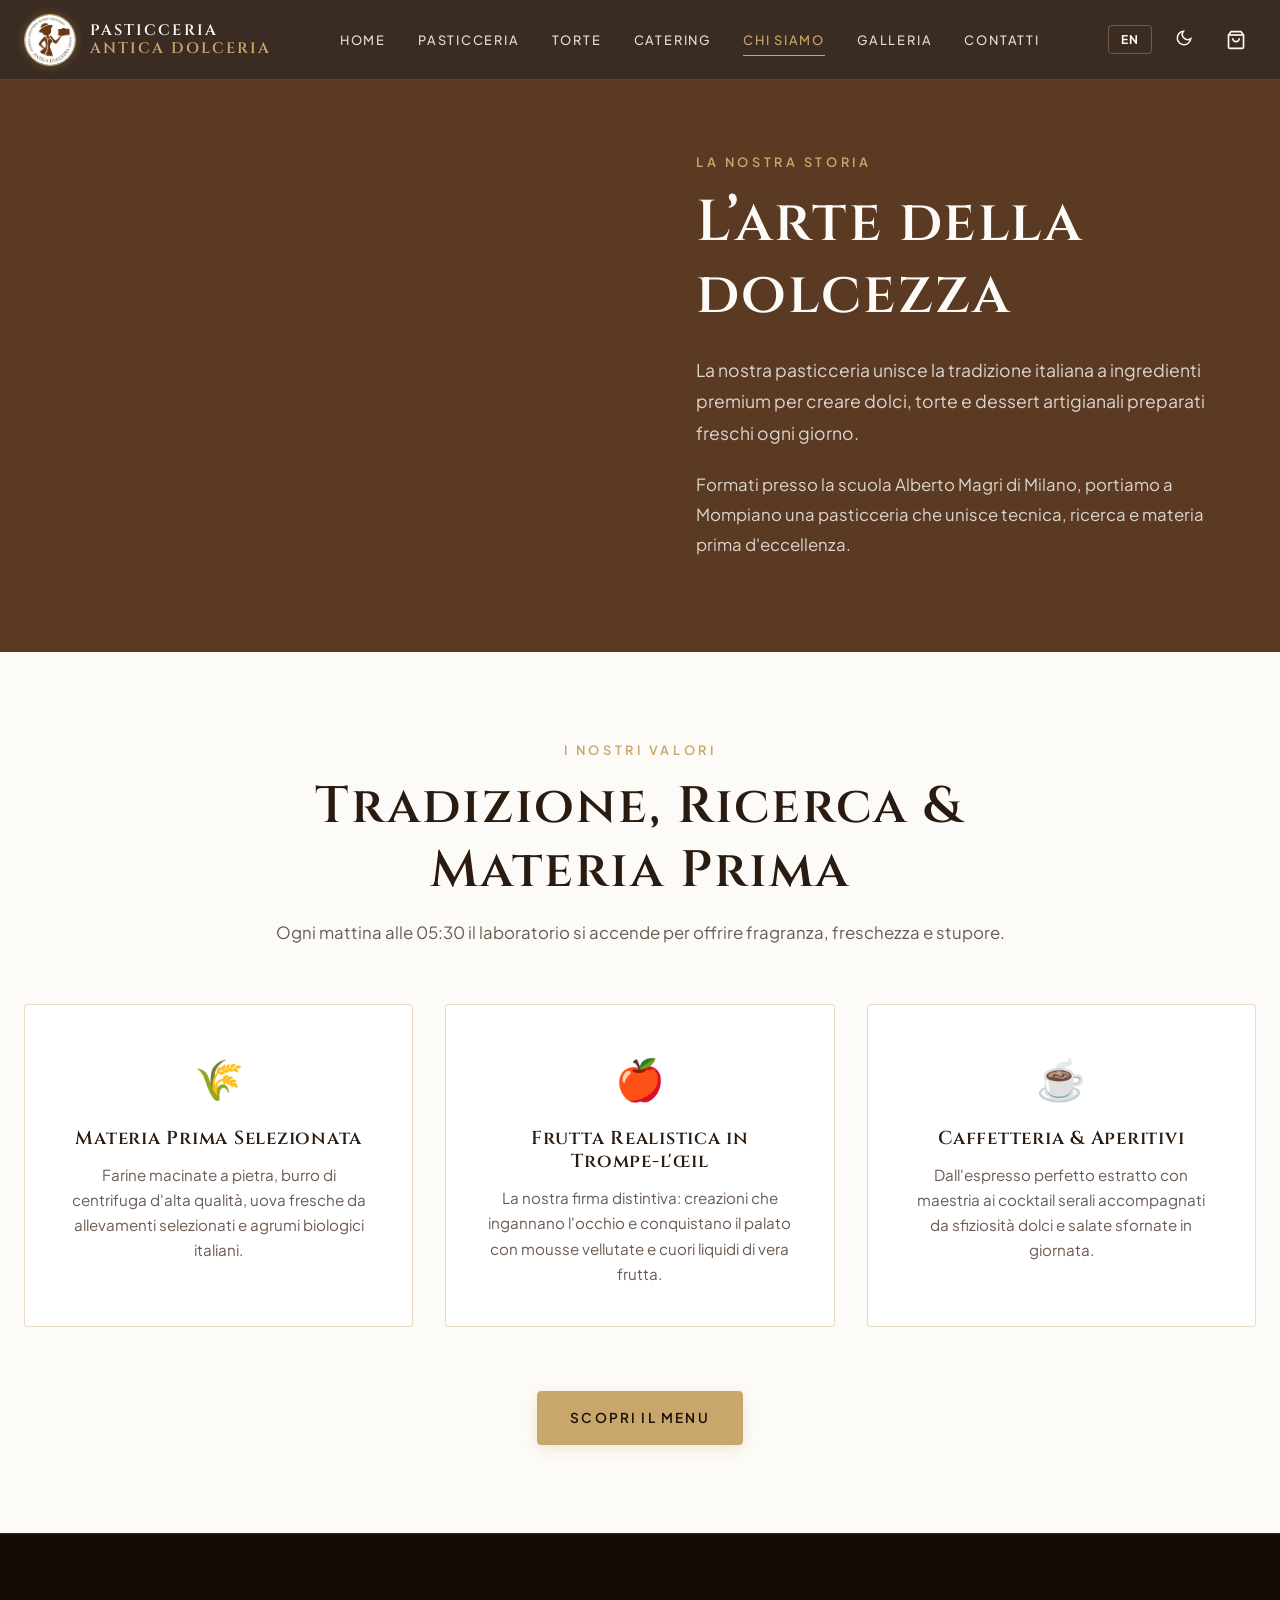
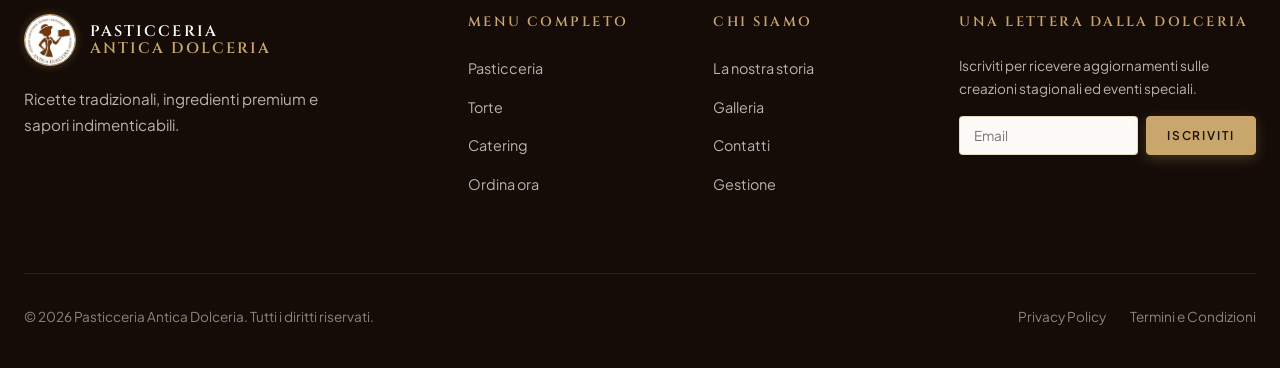
<file: about.html>
<!DOCTYPE html>
<html lang="it">

<head>
  <meta charset="UTF-8">
  <meta name="viewport" content="width=device-width, initial-scale=1.0">
  <title>Chi siamo · La nostra storia | Pasticceria Antica Dolceria</title>
  <meta name="description"
    content="Formati presso la scuola Alberto Magri di Milano, portiamo a Mompiano una pasticceria che unisce tecnica, ricerca e materia prima d'eccellenza.">
  <link rel="icon" type="image/png" href="assets/images/logo.png">
  <link rel="stylesheet" href="css/style.css">
</head>

<body>

  <!-- Site Header -->
  <header class="site-header">
    <div class="nav-container">
      <a href="index.html" class="brand-logo">
        <img src="assets/images/gallery_1.jpg" alt="Antica Dolceria Logo">
        <span class="brand-text">PASTICCERIA<span class="gold">ANTICA DOLCERIA</span></span>
      </a>

      <nav>
        <ul class="nav-links">
          <li><a href="index.html" data-i18n="home">Home</a></li>
          <li><a href="menu.html" data-i18n="pastries">Pasticceria</a></li>
          <li><a href="cakes.html" data-i18n="cakes">Torte</a></li>
          <li><a href="catering.html" data-i18n="catering">Catering</a></li>
          <li><a href="about.html" class="active" data-i18n="about">Chi siamo</a></li>
          <li><a href="gallery.html" data-i18n="gallery">Galleria</a></li>
          <li><a href="contact.html" data-i18n="contact">Contatti</a></li>
        </ul>
      </nav>

      <div class="nav-actions">
        <button id="lang-switch-btn" class="action-btn lang-btn" onclick="AnticaApp.toggleLanguage()"
          aria-label="Change language">EN</button>
        <button id="theme-btn" class="action-btn" onclick="AnticaApp.toggleTheme()" aria-label="Toggle theme">
          <span id="theme-icon"><svg width="18" height="18" viewBox="0 0 24 24" fill="none" stroke="currentColor"
              stroke-width="2">
              <path d="M21 12.79A9 9 0 1 1 11.21 3 7 7 0 0 0 21 12.79z"></path>
            </svg></span>
        </button>
        <button class="action-btn cart-icon-btn" onclick="AnticaApp.openCart()" aria-label="Open cart">
          <svg width="20" height="20" viewBox="0 0 24 24" fill="none" stroke="currentColor" stroke-width="2">
            <path d="M6 2L3 6v14a2 2 0 0 0 2 2h14a2 2 0 0 0 2-2V6l-3-4z"></path>
            <line x1="3" y1="6" x2="21" y2="6"></line>
            <path d="M16 10a4 4 0 0 1-8 0"></path>
          </svg>
          <span class="cart-badge" style="display:none;">0</span>
        </button>
        <button class="action-btn mobile-menu-toggle" onclick="AnticaApp.toggleMobileNav()" aria-label="Menu">
          <svg width="22" height="22" viewBox="0 0 24 24" fill="none" stroke="currentColor" stroke-width="2">
            <line x1="3" y1="12" x2="21" y2="12"></line>
            <line x1="3" y1="6" x2="21" y2="6"></line>
            <line x1="3" y1="18" x2="21" y2="18"></line>
          </svg>
        </button>
      </div>
    </div>
  </header>

  <!-- Mobile Navigation Drawer -->
  <div id="mobile-nav-drawer" class="mobile-nav-drawer">
    <a href="index.html" onclick="AnticaApp.closeMobileNav()" data-i18n="home">Home</a>
    <a href="menu.html" onclick="AnticaApp.closeMobileNav()" data-i18n="pastries">Pasticceria</a>
    <a href="cakes.html" onclick="AnticaApp.closeMobileNav()" data-i18n="cakes">Torte</a>
    <a href="catering.html" onclick="AnticaApp.closeMobileNav()" data-i18n="catering">Catering</a>
    <a href="about.html" onclick="AnticaApp.closeMobileNav()" data-i18n="about">Chi siamo</a>
    <a href="gallery.html" onclick="AnticaApp.closeMobileNav()" data-i18n="gallery">Galleria</a>
    <a href="contact.html" onclick="AnticaApp.closeMobileNav()" data-i18n="contact">Contatti</a>
    <a href="order.html" onclick="AnticaApp.closeMobileNav()" data-i18n="order"
      style="color:var(--gold-primary);">Ordina ora</a>
  </div>

  <!-- About Hero Section (Video Split) -->
  <main style="padding-top: var(--header-height);">
    <section class="split-section" style="min-height: 60vh;">
      <div class="split-video-wrap">
        <video autoplay muted loop playsinline>
          <source src="assets/videos/laboratory.mp4" type="video/mp4">
        </video>
      </div>
      <div class="split-content">
        <div>
          <span class="eyebrow" style="color:var(--gold-primary);" data-i18n="storyEyebrow">La nostra storia</span>
          <h1 id="about-title" style="font-size: clamp(2.5rem, 4.5vw, 4rem); margin-bottom: 1.5rem;" data-i18n="story">
            L’arte della dolcezza</h1>
          <p id="about-text-1" data-i18n="storyText"
            style="font-size: 1.1rem; line-height: 1.8; margin-bottom: 1.25rem;">
            La nostra pasticceria unisce la tradizione italiana a ingredienti premium per creare dolci, torte e dessert
            artigianali preparati freschi ogni giorno.
          </p>
          <p id="about-text-2" data-i18n="storySchool"
            style="font-size: 1.05rem; line-height: 1.8; color: rgba(253,251,247,0.8);">
            Formati presso la scuola Alberto Magri di Milano, portiamo a Mompiano una pasticceria che unisce tecnica,
            ricerca e materia prima d'eccellenza.
          </p>
        </div>
      </div>
    </section>

    <!-- Philosophy & Craft Details -->
    <section class="section-pad">
      <div class="container">
        <div class="section-header">
          <span class="eyebrow">I nostri valori</span>
          <h2>Tradizione, Ricerca & Materia Prima</h2>
          <p>Ogni mattina alle 05:30 il laboratorio si accende per offrire fragranza, freschezza e stupore.</p>
        </div>

        <div class="product-grid" style="grid-template-columns: repeat(auto-fit, minmax(300px, 1fr));">
          <div class="form-card" style="text-align: center;">
            <div style="color:var(--gold-primary); font-size:2.5rem; margin-bottom:1rem;">🌾</div>
            <h3 style="margin-bottom: 0.75rem;">Materia Prima Selezionata</h3>
            <p style="color: var(--text-muted); font-size: 0.95rem;">Farine macinate a pietra, burro di centrifuga
              d'alta qualità, uova fresche da allevamenti selezionati e agrumi biologici italiani.</p>
          </div>

          <div class="form-card" style="text-align: center;">
            <div style="color:var(--gold-primary); font-size:2.5rem; margin-bottom:1rem;">🍎</div>
            <h3 style="margin-bottom: 0.75rem;">Frutta Realistica in Trompe-l'œil</h3>
            <p style="color: var(--text-muted); font-size: 0.95rem;">La nostra firma distintiva: creazioni che ingannano
              l'occhio e conquistano il palato con mousse vellutate e cuori liquidi di vera frutta.</p>
          </div>

          <div class="form-card" style="text-align: center;">
            <div style="color:var(--gold-primary); font-size:2.5rem; margin-bottom:1rem;">☕</div>
            <h3 style="margin-bottom: 0.75rem;">Caffetteria & Aperitivi</h3>
            <p style="color: var(--text-muted); font-size: 0.95rem;">Dall'espresso perfetto estratto con maestria ai
              cocktail serali accompagnati da sfiziosità dolci e salate sfornate in giornata.</p>
          </div>
        </div>

        <div style="text-align: center; margin-top: 4rem;">
          <a href="menu.html" class="gold-btn" data-i18n="viewMenu">Scopri il menu</a>
        </div>
      </div>
    </section>
  </main>

  <!-- Footer -->
  <footer class="site-footer">
    <div class="container">
      <div class="footer-grid">
        <div class="footer-col">
          <div class="brand-logo" style="margin-bottom:1.25rem;">
            <img src="assets/images/gallery_1.jpg" alt="Antica Dolceria">
            <span class="brand-text">PASTICCERIA<span class="gold">ANTICA DOLCERIA</span></span>
          </div>
          <p style="color: rgba(253,251,247,0.7); font-size: 0.95rem; max-width: 320px;" data-i18n="sub">Ricette
            tradizionali, ingredienti premium e sapori indimenticabili.</p>
        </div>

        <div class="footer-col">
          <h4 data-i18n="menu">Menu</h4>
          <ul class="footer-links">
            <li><a href="menu.html" data-i18n="pastries">Pasticceria</a></li>
            <li><a href="cakes.html" data-i18n="cakes">Torte</a></li>
            <li><a href="catering.html" data-i18n="catering">Catering</a></li>
            <li><a href="order.html" data-i18n="order">Ordina ora</a></li>
          </ul>
        </div>

        <div class="footer-col">
          <h4 data-i18n="about">Chi siamo</h4>
          <ul class="footer-links">
            <li><a href="about.html" data-i18n="storyEyebrow">La nostra storia</a></li>
            <li><a href="gallery.html" data-i18n="gallery">Galleria</a></li>
            <li><a href="contact.html" data-i18n="contact">Contatti</a></li>
            <li><a href="admin.html" data-i18n="admin">Gestione</a></li>
          </ul>
        </div>

        <div class="footer-col">
          <h4 data-i18n="newsletter">Una lettera dalla Dolceria</h4>
          <p style="color: rgba(253,251,247,0.7); font-size: 0.85rem; margin-bottom: 1rem;" data-i18n="newsletterSub">
            Iscriviti per ricevere aggiornamenti sulle creazioni stagionali ed eventi speciali.</p>
          <form onsubmit="handleNewsletterSubmit(event)" style="display:flex; gap:0.5rem;">
            <input type="email" required placeholder="Email" class="field"
              style="padding:0.6rem 0.85rem; font-size:0.85rem;">
            <button type="submit" class="gold-btn" style="padding:0.6rem 1.25rem; font-size:0.75rem;"
              data-i18n="subscribe">Iscriviti</button>
          </form>
        </div>
      </div>

      <div class="footer-bottom">
        <div>© 2026 Pasticceria Antica Dolceria. <span data-i18n="rights">Tutti i diritti riservati.</span></div>
        <div style="display:flex; gap:1.5rem;">
          <a href="privacy.html" data-i18n="privacy">Privacy Policy</a>
          <a href="terms.html" data-i18n="terms">Termini e Condizioni</a>
        </div>
      </div>
    </div>
  </footer>

  <!-- Slide-over Cart Drawer -->
  <div id="cart-drawer-overlay" class="cart-drawer-overlay">
    <div class="cart-drawer">
      <div class="cart-header">
        <h3 data-i18n="cartTitle">Carrello</h3>
        <button class="close-btn" onclick="AnticaApp.closeCart()" aria-label="Close">✕</button>
      </div>
      <div id="cart-items-container" class="cart-items-list"></div>
      <div class="cart-footer">
        <div class="cart-total-row">
          <span data-i18n="total">Totale</span>
          <span id="cart-total-amount">€ 0.00</span>
        </div>
        <a href="order.html" class="gold-btn" style="width: 100%;" onclick="AnticaApp.closeCart()"
          data-i18n="checkout">Procedi all'ordine</a>
      </div>
    </div>
  </div>

  <script src="js/data.js"></script>
  <script src="js/app.js"></script>
  <script>
    function handleNewsletterSubmit(e) {
      e.preventDefault();
      const input = e.target.querySelector('input');
      const email = input.value;
      const subs = JSON.parse(localStorage.getItem('ad-subscribers') || '[]');
      subs.push({ email, date: new Date().toISOString() });
      localStorage.setItem('ad-subscribers', JSON.stringify(subs));
      AnticaApp.showToast(AnticaApp.lang === 'it' ? 'Iscrizione confermata!' : 'Subscribed successfully!');
      input.value = '';
    }
  </script>
</body>

</html>
</file>
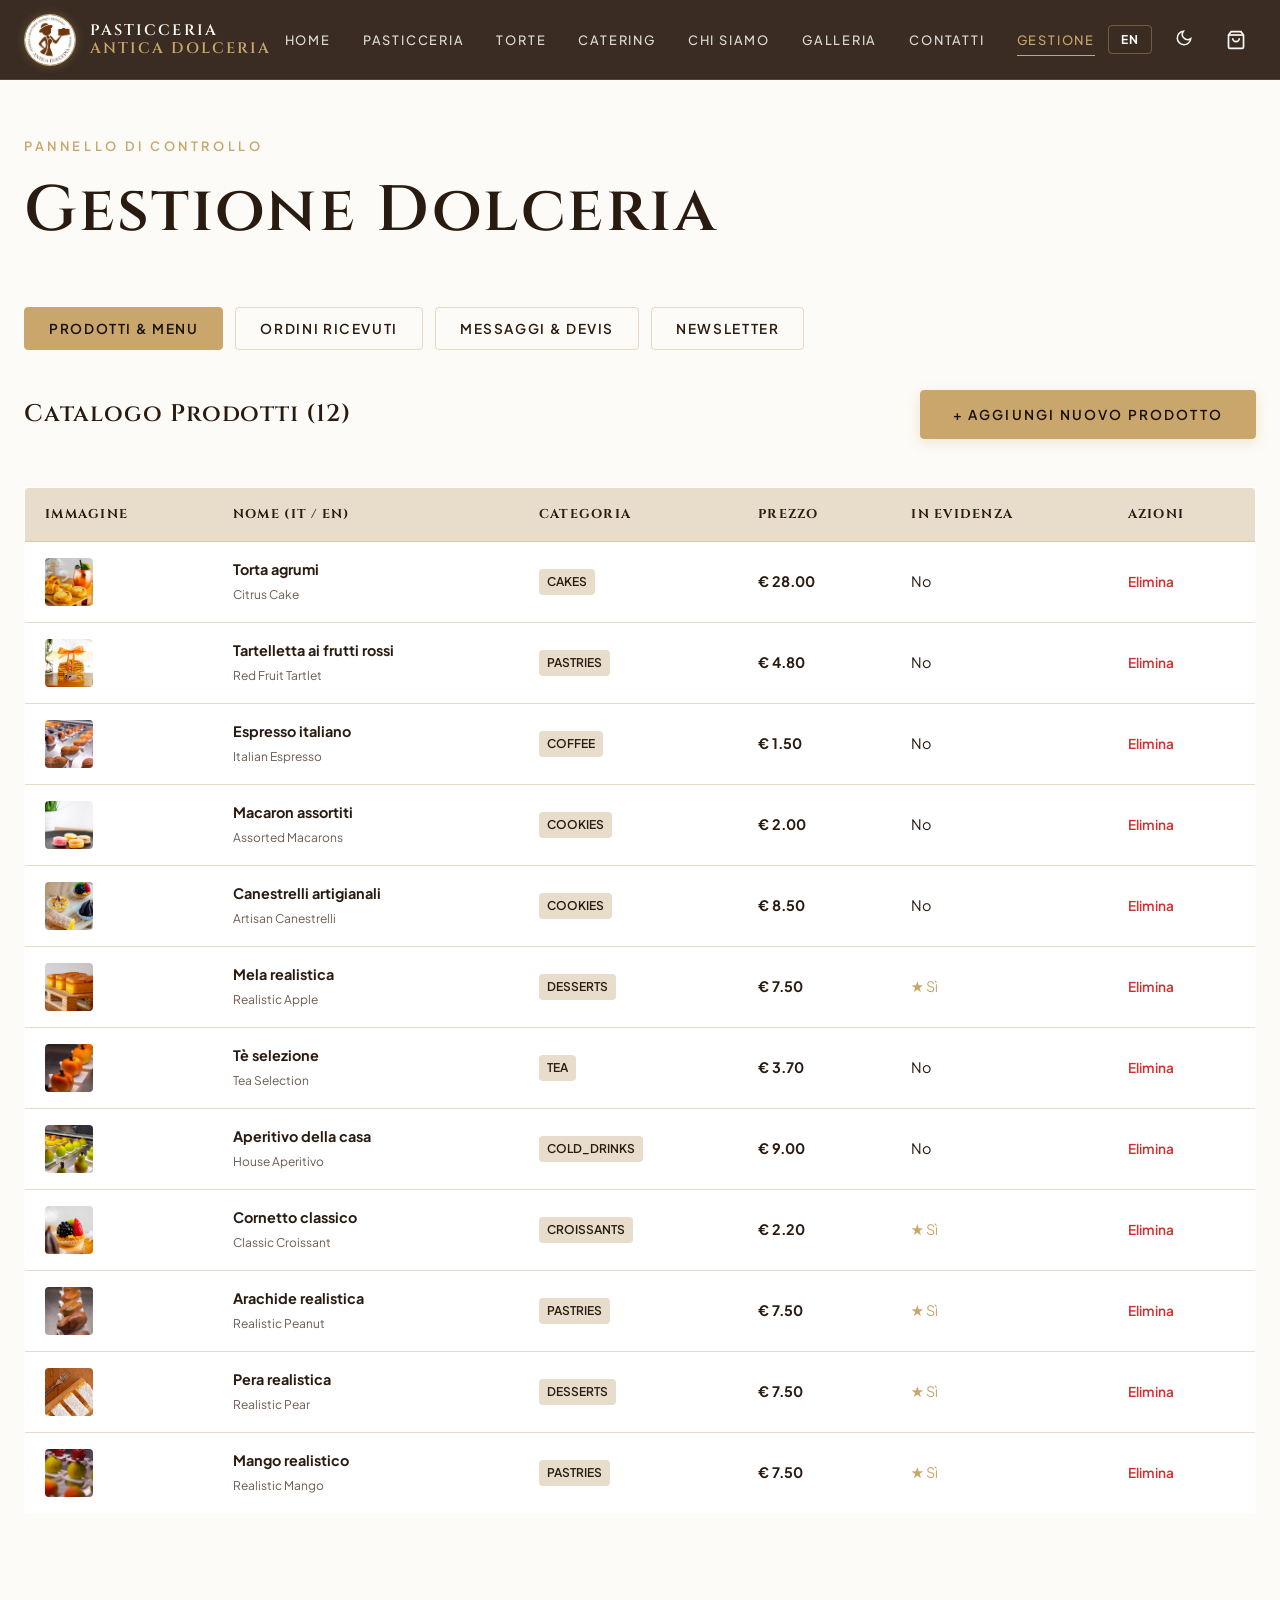
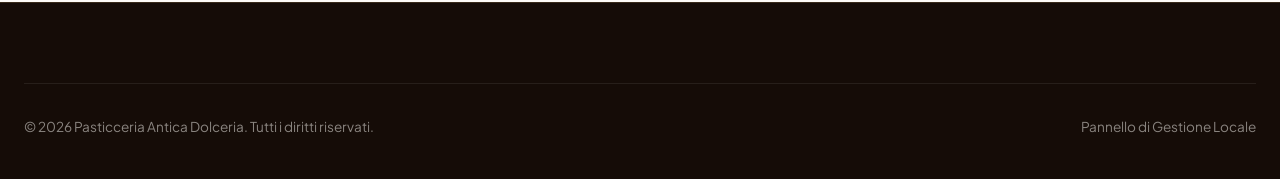
<file: admin.html>
<!DOCTYPE html>
<html lang="it">

<head>
  <meta charset="UTF-8">
  <meta name="viewport" content="width=device-width, initial-scale=1.0">
  <title>Gestione Pasticceria · Admin Dashboard | Antica Dolceria</title>
  <link rel="icon" type="image/png" href="assets/images/logo.png">
  <link rel="stylesheet" href="css/style.css">
  <style>
    .admin-tab-btn {
      padding: 0.75rem 1.5rem;
      border: 1px solid var(--gold-border);
      background: transparent;
      color: var(--text-main);
      font-size: 0.85rem;
      text-transform: uppercase;
      letter-spacing: 0.12em;
      font-weight: 600;
      border-radius: var(--radius-sm);
      cursor: pointer;
    }

    .admin-tab-btn.active {
      background: var(--gold-primary);
      color: #1B110A;
      border-color: var(--gold-primary);
    }

    .admin-table {
      width: 100%;
      border-collapse: collapse;
      margin-top: 1.5rem;
      background: var(--bg-card);
      border: 1px solid var(--gold-border);
      border-radius: var(--radius-sm);
      overflow: hidden;
    }

    .admin-table th,
    .admin-table td {
      padding: 1rem 1.25rem;
      text-align: left;
      border-bottom: 1px solid var(--gold-border);
      font-size: 0.9rem;
    }

    .admin-table th {
      background: var(--bg-secondary);
      font-family: var(--font-heading);
      text-transform: uppercase;
      letter-spacing: 0.1em;
      font-size: 0.8rem;
    }

    .badge {
      display: inline-block;
      padding: 0.2rem 0.5rem;
      border-radius: 4px;
      font-size: 0.75rem;
      font-weight: 600;
      text-transform: uppercase;
    }

    .badge-pickup {
      background: #E8DCCB;
      color: #1B110A;
    }

    .badge-delivery {
      background: var(--gold-primary);
      color: #1B110A;
    }
  </style>
</head>

<body>

  <!-- Site Header -->
  <header class="site-header">
    <div class="nav-container">
      <a href="index.html" class="brand-logo">
        <img src="assets/images/gallery_1.jpg" alt="Antica Dolceria Logo">
        <span class="brand-text">PASTICCERIA<span class="gold">ANTICA DOLCERIA</span></span>
      </a>

      <nav>
        <ul class="nav-links">
          <li><a href="index.html">Home</a></li>
          <li><a href="menu.html">Pasticceria</a></li>
          <li><a href="cakes.html">Torte</a></li>
          <li><a href="catering.html">Catering</a></li>
          <li><a href="about.html">Chi siamo</a></li>
          <li><a href="gallery.html">Galleria</a></li>
          <li><a href="contact.html">Contatti</a></li>
          <li><a href="admin.html" class="active" style="color:var(--gold-primary);">Gestione</a></li>
        </ul>
      </nav>

      <div class="nav-actions">
        <button id="lang-switch-btn" class="action-btn lang-btn" onclick="AnticaApp.toggleLanguage()"
          aria-label="Change language">EN</button>
        <button id="theme-btn" class="action-btn" onclick="AnticaApp.toggleTheme()" aria-label="Toggle theme">
          <span id="theme-icon"><svg width="18" height="18" viewBox="0 0 24 24" fill="none" stroke="currentColor"
              stroke-width="2">
              <path d="M21 12.79A9 9 0 1 1 11.21 3 7 7 0 0 0 21 12.79z"></path>
            </svg></span>
        </button>
        <button class="action-btn cart-icon-btn" onclick="AnticaApp.openCart()" aria-label="Open cart">
          <svg width="20" height="20" viewBox="0 0 24 24" fill="none" stroke="currentColor" stroke-width="2">
            <path d="M6 2L3 6v14a2 2 0 0 0 2 2h14a2 2 0 0 0 2-2V6l-3-4z"></path>
            <line x1="3" y1="6" x2="21" y2="6"></line>
            <path d="M16 10a4 4 0 0 1-8 0"></path>
          </svg>
          <span class="cart-badge" style="display:none;">0</span>
        </button>
      </div>
    </div>
  </header>

  <!-- Admin Main Dashboard -->
  <main class="section-pad" style="padding-top: calc(var(--header-height) + 3.5rem); min-height: 85vh;">
    <div class="container">
      <div class="section-header text-left">
        <span class="eyebrow">Pannello di controllo</span>
        <h1 style="font-size: clamp(2.5rem, 5vw, 4rem);">Gestione Dolceria</h1>
      </div>

      <!-- Navigation Tabs -->
      <div style="display:flex; gap:0.75rem; flex-wrap:wrap; margin-bottom: 2.5rem;">
        <button class="admin-tab-btn active" onclick="switchAdminTab('products', this)">Prodotti & Menu</button>
        <button class="admin-tab-btn" onclick="switchAdminTab('orders', this)">Ordini Ricevuti</button>
        <button class="admin-tab-btn" onclick="switchAdminTab('inquiries', this)">Messaggi & Devis</button>
        <button class="admin-tab-btn" onclick="switchAdminTab('subscribers', this)">Newsletter</button>
      </div>

      <!-- Tab 1: Products Management -->
      <div id="admin-tab-products" class="admin-tab-content">
        <div
          style="display:flex; justify-content:space-between; align-items:center; margin-bottom:1.5rem; flex-wrap:wrap; gap:1rem;">
          <h2 style="font-size: 1.5rem;">Catalogo Prodotti (<span id="prod-count">12</span>)</h2>
          <button class="gold-btn" onclick="showAddProductModal()">+ Aggiungi Nuovo Prodotto</button>
        </div>

        <div style="overflow-x: auto;">
          <table class="admin-table">
            <thead>
              <tr>
                <th>Immagine</th>
                <th>Nome (IT / EN)</th>
                <th>Categoria</th>
                <th>Prezzo</th>
                <th>In evidenza</th>
                <th>Azioni</th>
              </tr>
            </thead>
            <tbody id="admin-products-table-body">
              <!-- Rendered dynamically -->
            </tbody>
          </table>
        </div>
      </div>

      <!-- Tab 2: Orders Management -->
      <div id="admin-tab-orders" class="admin-tab-content" style="display:none;">
        <div style="display:flex; justify-content:space-between; align-items:center; margin-bottom:1.5rem;">
          <h2 style="font-size: 1.5rem;">Ordini Ricevuti</h2>
          <button class="outline-btn" style="padding:0.5rem 1rem; font-size:0.75rem;" onclick="clearOrders()">Svuota
            cronologia</button>
        </div>
        <div style="overflow-x: auto;">
          <table class="admin-table">
            <thead>
              <tr>
                <th>Codice</th>
                <th>Data</th>
                <th>Cliente</th>
                <th>Modalità</th>
                <th>Articoli</th>
                <th>Totale</th>
              </tr>
            </thead>
            <tbody id="admin-orders-table-body">
              <!-- Rendered dynamically -->
            </tbody>
          </table>
        </div>
      </div>

      <!-- Tab 3: Inquiries -->
      <div id="admin-tab-inquiries" class="admin-tab-content" style="display:none;">
        <h2 style="font-size: 1.5rem; margin-bottom: 1.5rem;">Messaggi dal sito e Richieste Catering</h2>
        <div style="overflow-x: auto;">
          <table class="admin-table">
            <thead>
              <tr>
                <th>Data</th>
                <th>Tipo</th>
                <th>Nome</th>
                <th>Contatto</th>
                <th>Messaggio / Dettagli</th>
              </tr>
            </thead>
            <tbody id="admin-inquiries-table-body">
              <!-- Rendered dynamically -->
            </tbody>
          </table>
        </div>
      </div>

      <!-- Tab 4: Newsletter Subscribers -->
      <div id="admin-tab-subscribers" class="admin-tab-content" style="display:none;">
        <h2 style="font-size: 1.5rem; margin-bottom: 1.5rem;">Iscritti alla Newsletter</h2>
        <div style="overflow-x: auto;">
          <table class="admin-table">
            <thead>
              <tr>
                <th>Data Iscrizione</th>
                <th>Indirizzo Email</th>
              </tr>
            </thead>
            <tbody id="admin-subscribers-table-body">
              <!-- Rendered dynamically -->
            </tbody>
          </table>
        </div>
      </div>

    </div>
  </main>

  <!-- Add Product Modal -->
  <div id="add-product-modal" class="cart-drawer-overlay">
    <div
      style="background:var(--bg-card); max-width:550px; width:90%; margin: 5vh auto; padding: 2rem; border:1px solid var(--gold-border); border-radius:var(--radius-sm); max-height:90vh; overflow-y:auto;">
      <div style="display:flex; justify-content:space-between; align-items:center; margin-bottom:1.5rem;">
        <h3 style="font-size:1.4rem;">Aggiungi Nuovo Prodotto</h3>
        <button onclick="closeAddProductModal()" style="font-size:1.5rem; color:var(--text-main);">✕</button>
      </div>
      <form onsubmit="handleCreateProduct(event)">
        <div class="form-group">
          <label>Nome Italiano</label>
          <input type="text" id="new-name-it" class="field" required placeholder="Es. Cornetto al Pistacchio">
        </div>
        <div class="form-group">
          <label>Nome Inglese</label>
          <input type="text" id="new-name-en" class="field" required placeholder="Es. Pistachio Croissant">
        </div>
        <div class="form-group">
          <label>Categoria</label>
          <select id="new-cat" class="field" required>
            <option value="pastries">Pasticceria</option>
            <option value="croissants">Cornetti</option>
            <option value="cakes">Torte</option>
            <option value="cookies">Biscotti</option>
            <option value="desserts">Dessert</option>
            <option value="coffee">Caffè</option>
            <option value="tea">Tè</option>
            <option value="cold_drinks">Bevande fredde</option>
          </select>
        </div>
        <div class="form-group">
          <label>Prezzo (€)</label>
          <input type="number" step="0.10" id="new-price" class="field" required placeholder="4.50">
        </div>
        <div class="form-group">
          <label>Descrizione Italiana</label>
          <input type="text" id="new-desc-it" class="field" required
            placeholder="Farcito con crema al pistacchio di Bronte...">
        </div>
        <div class="form-group">
          <label>Descrizione Inglese</label>
          <input type="text" id="new-desc-en" class="field" required
            placeholder="Filled with artisan pistachio cream...">
        </div>
        <div class="form-group">
          <label>URL Immagine</label>
          <input type="text" id="new-img" class="field" placeholder="assets/images/product_croissant.jpg">
        </div>
        <button type="submit" class="gold-btn" style="width:100%; margin-top:1rem;">Salva nel Catalogo</button>
      </form>
    </div>
  </div>

  <!-- Footer -->
  <footer class="site-footer">
    <div class="container">
      <div class="footer-bottom">
        <div>© 2026 Pasticceria Antica Dolceria. Tutti i diritti riservati.</div>
        <div>Pannello di Gestione Locale</div>
      </div>
    </div>
  </footer>

  <!-- Slide-over Cart Drawer -->
  <div id="cart-drawer-overlay" class="cart-drawer-overlay">
    <div class="cart-drawer">
      <div class="cart-header">
        <h3 data-i18n="cartTitle">Carrello</h3>
        <button class="close-btn" onclick="AnticaApp.closeCart()" aria-label="Close">✕</button>
      </div>
      <div id="cart-items-container" class="cart-items-list"></div>
      <div class="cart-footer">
        <div class="cart-total-row">
          <span data-i18n="total">Totale</span>
          <span id="cart-total-amount">€ 0.00</span>
        </div>
        <a href="order.html" class="gold-btn" style="width: 100%;" onclick="AnticaApp.closeCart()"
          data-i18n="checkout">Procedi all'ordine</a>
      </div>
    </div>
  </div>

  <script src="js/data.js"></script>
  <script src="js/app.js"></script>
  <script>
    function switchAdminTab(tabName, btn) {
      document.querySelectorAll('.admin-tab-content').forEach(el => el.style.display = 'none');
      document.querySelectorAll('.admin-tab-btn').forEach(b => b.classList.remove('active'));

      const target = document.getElementById('admin-tab-' + tabName);
      if (target) target.style.display = 'block';
      if (btn) btn.classList.add('active');

      if (tabName === 'products') renderAdminProducts();
      if (tabName === 'orders') renderAdminOrders();
      if (tabName === 'inquiries') renderAdminInquiries();
      if (tabName === 'subscribers') renderAdminSubscribers();
    }

    function renderAdminProducts() {
      const tbody = document.getElementById('admin-products-table-body');
      const countEl = document.getElementById('prod-count');
      if (countEl) countEl.textContent = AnticaData.products.length;

      if (tbody) {
        tbody.innerHTML = AnticaData.products.map(p => `
          <tr>
            <td><img src="${p.image}" alt="${p.name_it}" style="width:48px; height:48px; border-radius:4px; object-fit:cover;"></td>
            <td><strong>${p.name_it}</strong><br><small style="color:var(--text-muted);">${p.name_en}</small></td>
            <td><span class="badge" style="background:var(--bg-secondary);">${p.category}</span></td>
            <td><strong>€ ${p.price.toFixed(2)}</strong></td>
            <td>${p.featured ? '<span style="color:var(--gold-primary);">★ Sì</span>' : 'No'}</td>
            <td>
              <button onclick="deleteProduct('${p.id}')" style="color:#d32f2f; font-weight:600; font-size:0.85rem;">Elimina</button>
            </td>
          </tr>
        `).join('');
      }
    }

    function renderAdminOrders() {
      const tbody = document.getElementById('admin-orders-table-body');
      const orders = JSON.parse(localStorage.getItem('ad-orders') || '[]');

      if (tbody) {
        if (orders.length === 0) {
          tbody.innerHTML = `<tr><td colspan="6" style="text-align:center; padding:2rem; color:var(--text-muted);">Nessun ordine ricevuto al momento.</td></tr>`;
        } else {
          tbody.innerHTML = orders.map(ord => `
            <tr>
              <td><strong>#${ord.id}</strong></td>
              <td>${new Date(ord.date).toLocaleString('it-IT')}</td>
              <td>
                <strong>${ord.customer.name}</strong><br>
                <small>${ord.customer.phone} · ${ord.customer.email}</small>
                ${ord.customer.notes ? `<br><em style="font-size:0.8rem; color:var(--text-muted);">"${ord.customer.notes}"</em>` : ''}
              </td>
              <td>
                <span class="badge ${ord.customer.fulfillment === 'pickup' ? 'badge-pickup' : 'badge-delivery'}">
                  ${ord.customer.fulfillment === 'pickup' ? 'Ritiro' : 'Consegna'}
                </span>
                ${ord.customer.address ? `<br><small>${ord.customer.address}</small>` : ''}
              </td>
              <td>${ord.items.map(i => `${i.quantity}x ${i.name_it}`).join(', ')}</td>
              <td><strong>€ ${ord.total.toFixed(2)}</strong></td>
            </tr>
          `).join('');
        }
      }
    }

    function renderAdminInquiries() {
      const tbody = document.getElementById('admin-inquiries-table-body');
      const inquiries = JSON.parse(localStorage.getItem('ad-inquiries') || '[]');

      if (tbody) {
        if (inquiries.length === 0) {
          tbody.innerHTML = `<tr><td colspan="5" style="text-align:center; padding:2rem; color:var(--text-muted);">Nessun messaggio pervenuto.</td></tr>`;
        } else {
          tbody.innerHTML = inquiries.map(inq => `
            <tr>
              <td>${new Date(inq.date).toLocaleString('it-IT')}</td>
              <td><span class="badge" style="background:var(--gold-border);">${inq.type === 'catering' ? 'Catering' : 'Contatto'}</span></td>
              <td><strong>${inq.name}</strong></td>
              <td>${inq.email}<br>${inq.phone || '-'}</td>
              <td>
                ${inq.details ? `<strong>Evento:</strong> ${inq.details}<br>` : ''}
                ${inq.message}
              </td>
            </tr>
          `).join('');
        }
      }
    }

    function renderAdminSubscribers() {
      const tbody = document.getElementById('admin-subscribers-table-body');
      const subs = JSON.parse(localStorage.getItem('ad-subscribers') || '[]');

      if (tbody) {
        if (subs.length === 0) {
          tbody.innerHTML = `<tr><td colspan="2" style="text-align:center; padding:2rem; color:var(--text-muted);">Nessun iscritto alla newsletter.</td></tr>`;
        } else {
          tbody.innerHTML = subs.map(s => `
            <tr>
              <td>${new Date(s.date).toLocaleString('it-IT')}</td>
              <td><strong>${s.email}</strong></td>
            </tr>
          `).join('');
        }
      }
    }

    function showAddProductModal() {
      document.getElementById('add-product-modal').classList.add('open');
    }

    function closeAddProductModal() {
      document.getElementById('add-product-modal').classList.remove('open');
    }

    function handleCreateProduct(e) {
      e.preventDefault();
      const newProd = {
        id: 'prod-' + (AnticaData.products.length + 1),
        name_it: document.getElementById('new-name-it').value,
        name_en: document.getElementById('new-name-en').value,
        category: document.getElementById('new-cat').value,
        price: parseFloat(document.getElementById('new-price').value),
        description_it: document.getElementById('new-desc-it').value,
        description_en: document.getElementById('new-desc-en').value,
        image: document.getElementById('new-img').value || 'assets/images/product_croissant.jpg',
        featured: false,
        available: true
      };

      AnticaData.products.unshift(newProd);
      renderAdminProducts();
      closeAddProductModal();
      AnticaApp.showToast('Prodotto aggiunto con successo!');
      e.target.reset();
    }

    function deleteProduct(id) {
      if (confirm('Sei sicuro di voler rimuovere questo prodotto dal catalogo?')) {
        AnticaData.products = AnticaData.products.filter(p => p.id !== id);
        renderAdminProducts();
        AnticaApp.showToast('Prodotto rimosso.');
      }
    }

    function clearOrders() {
      if (confirm('Azzerare la cronologia degli ordini?')) {
        localStorage.removeItem('ad-orders');
        renderAdminOrders();
        AnticaApp.showToast('Cronologia ordini azzerata.');
      }
    }

    document.addEventListener('DOMContentLoaded', () => {
      renderAdminProducts();
    });
  </script>
</body>

</html>
</file>
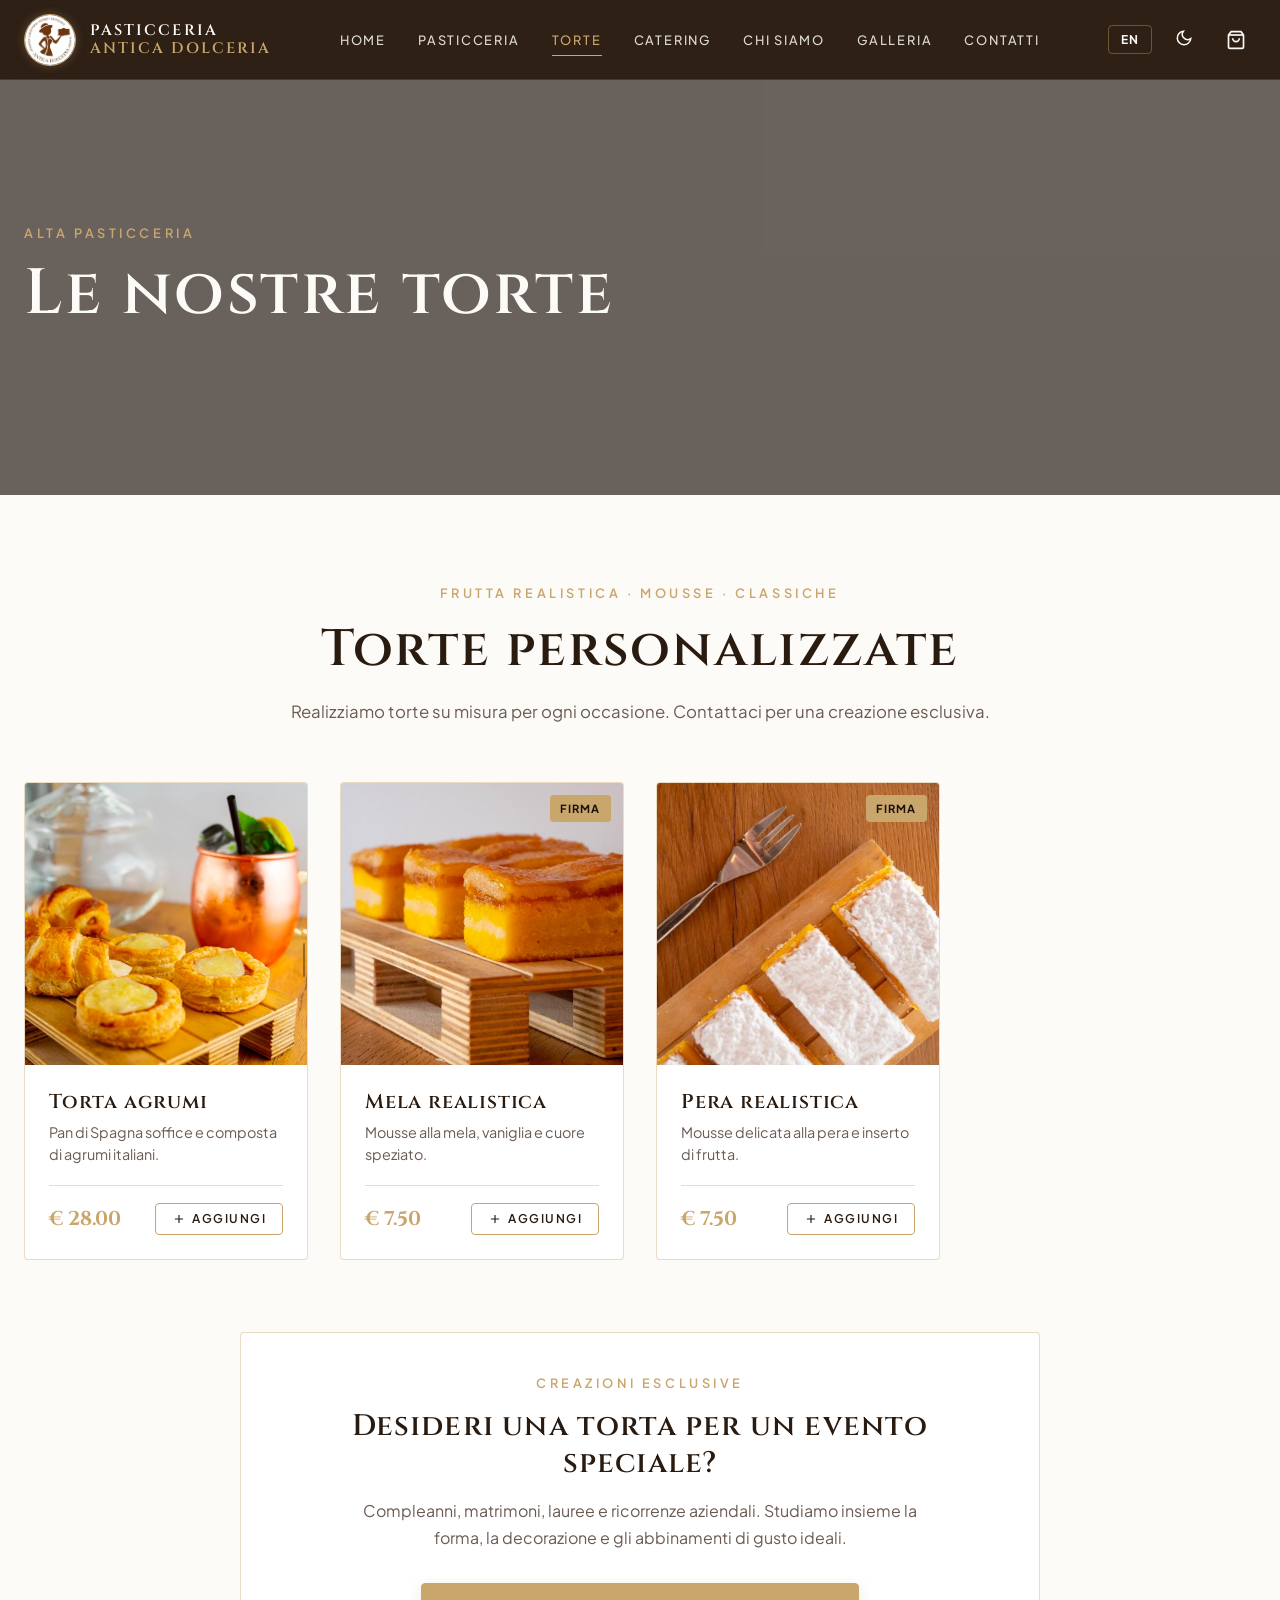
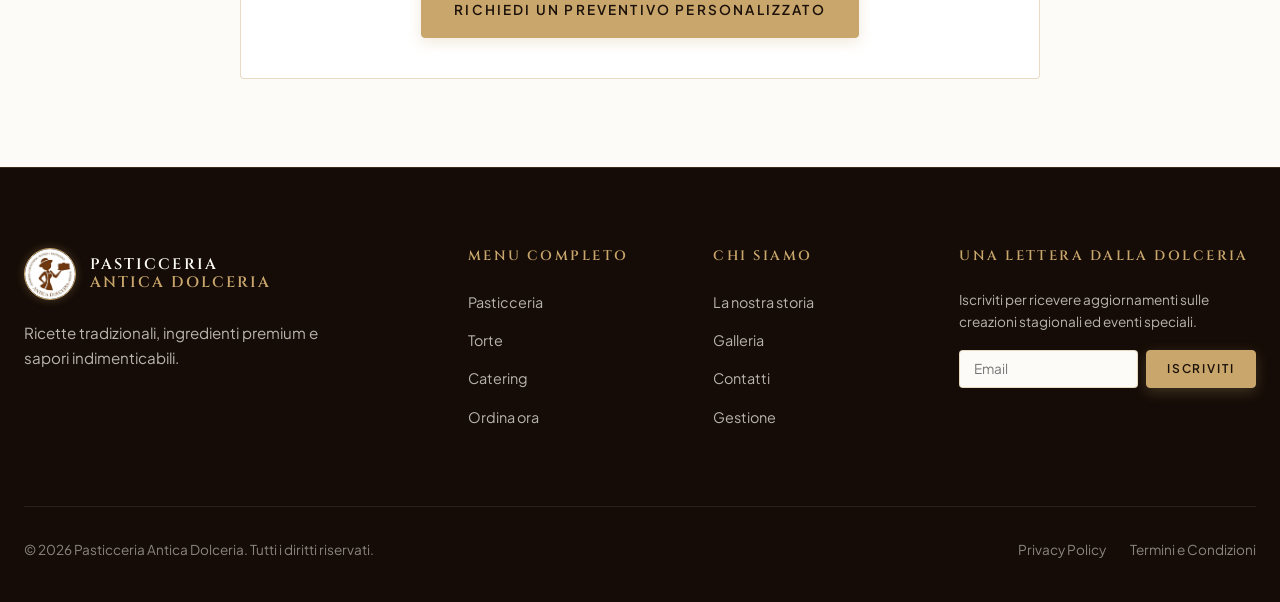
<file: cakes.html>
<!DOCTYPE html>
<html lang="it">

<head>
  <meta charset="UTF-8">
  <meta name="viewport" content="width=device-width, initial-scale=1.0">
  <title>Le nostre torte · Alta pasticceria | Pasticceria Antica Dolceria</title>
  <meta name="description"
    content="Torte su misura, frutta realistica e mousse per ogni occasione speciale. Realizziamo creazioni esclusive nel nostro laboratorio di Brescia.">
  <link rel="icon" type="image/png" href="assets/images/logo.png">
  <link rel="stylesheet" href="css/style.css">
</head>

<body>

  <!-- Site Header -->
  <header class="site-header">
    <div class="nav-container">
      <a href="index.html" class="brand-logo">
        <img src="assets/images/gallery_1.jpg" alt="Antica Dolceria Logo">
        <span class="brand-text">PASTICCERIA<span class="gold">ANTICA DOLCERIA</span></span>
      </a>

      <nav>
        <ul class="nav-links">
          <li><a href="index.html" data-i18n="home">Home</a></li>
          <li><a href="menu.html" data-i18n="pastries">Pasticceria</a></li>
          <li><a href="cakes.html" class="active" data-i18n="cakes">Torte</a></li>
          <li><a href="catering.html" data-i18n="catering">Catering</a></li>
          <li><a href="about.html" data-i18n="about">Chi siamo</a></li>
          <li><a href="gallery.html" data-i18n="gallery">Galleria</a></li>
          <li><a href="contact.html" data-i18n="contact">Contatti</a></li>
        </ul>
      </nav>

      <div class="nav-actions">
        <button id="lang-switch-btn" class="action-btn lang-btn" onclick="AnticaApp.toggleLanguage()"
          aria-label="Change language">EN</button>
        <button id="theme-btn" class="action-btn" onclick="AnticaApp.toggleTheme()" aria-label="Toggle theme">
          <span id="theme-icon"><svg width="18" height="18" viewBox="0 0 24 24" fill="none" stroke="currentColor"
              stroke-width="2">
              <path d="M21 12.79A9 9 0 1 1 11.21 3 7 7 0 0 0 21 12.79z"></path>
            </svg></span>
        </button>
        <button class="action-btn cart-icon-btn" onclick="AnticaApp.openCart()" aria-label="Open cart">
          <svg width="20" height="20" viewBox="0 0 24 24" fill="none" stroke="currentColor" stroke-width="2">
            <path d="M6 2L3 6v14a2 2 0 0 0 2 2h14a2 2 0 0 0 2-2V6l-3-4z"></path>
            <line x1="3" y1="6" x2="21" y2="6"></line>
            <path d="M16 10a4 4 0 0 1-8 0"></path>
          </svg>
          <span class="cart-badge" style="display:none;">0</span>
        </button>
        <button class="action-btn mobile-menu-toggle" onclick="AnticaApp.toggleMobileNav()" aria-label="Menu">
          <svg width="22" height="22" viewBox="0 0 24 24" fill="none" stroke="currentColor" stroke-width="2">
            <line x1="3" y1="12" x2="21" y2="12"></line>
            <line x1="3" y1="6" x2="21" y2="6"></line>
            <line x1="3" y1="18" x2="21" y2="18"></line>
          </svg>
        </button>
      </div>
    </div>
  </header>

  <!-- Mobile Navigation Drawer -->
  <div id="mobile-nav-drawer" class="mobile-nav-drawer">
    <a href="index.html" onclick="AnticaApp.closeMobileNav()" data-i18n="home">Home</a>
    <a href="menu.html" onclick="AnticaApp.closeMobileNav()" data-i18n="pastries">Pasticceria</a>
    <a href="cakes.html" onclick="AnticaApp.closeMobileNav()" data-i18n="cakes">Torte</a>
    <a href="catering.html" onclick="AnticaApp.closeMobileNav()" data-i18n="catering">Catering</a>
    <a href="about.html" onclick="AnticaApp.closeMobileNav()" data-i18n="about">Chi siamo</a>
    <a href="gallery.html" onclick="AnticaApp.closeMobileNav()" data-i18n="gallery">Galleria</a>
    <a href="contact.html" onclick="AnticaApp.closeMobileNav()" data-i18n="contact">Contatti</a>
    <a href="order.html" onclick="AnticaApp.closeMobileNav()" data-i18n="order"
      style="color:var(--gold-primary);">Ordina ora</a>
  </div>

  <!-- Hero Banner with Video -->
  <section class="page-banner">
    <video class="hero-video-bg" autoplay muted loop playsinline>
      <source src="assets/videos/cakes.mp4" type="video/mp4">
    </video>
    <div class="hero-overlay"></div>
    <div class="container hero-content">
      <span class="eyebrow" style="color:var(--gold-primary);">Alta pasticceria</span>
      <h1 id="cakes-hero-title">Le nostre torte</h1>
    </div>
  </section>

  <!-- Custom Cakes Intro & List -->
  <main class="section-pad">
    <div class="container">
      <div class="section-header">
        <span class="eyebrow">Frutta realistica · Mousse · Classiche</span>
        <h2 id="cakes-section-title">Torte personalizzate</h2>
        <p id="cakes-section-desc">Realizziamo torte su misura per ogni occasione. Contattaci per una creazione
          esclusiva.</p>
      </div>

      <!-- Cakes Product Grid -->
      <div id="cakes-products-grid" class="product-grid">
        <!-- Rendered dynamically -->
      </div>

      <!-- Bespoke Cake Call to Action -->
      <div class="form-card"
        style="margin-top: 4.5rem; text-align: center; max-width: 800px; margin-left: auto; margin-right: auto;">
        <span class="eyebrow">Creazioni esclusive</span>
        <h3 style="font-size: 1.85rem; margin-bottom: 1rem;">Desideri una torta per un evento speciale?</h3>
        <p
          style="color: var(--text-muted); margin-bottom: 2rem; max-width: 580px; margin-left: auto; margin-right: auto;">
          Compleanni, matrimoni, lauree e ricorrenze aziendali. Studiamo insieme la forma, la decorazione e gli
          abbinamenti di gusto ideali.
        </p>
        <a href="contact.html" class="gold-btn">Richiedi un preventivo personalizzato</a>
      </div>
    </div>
  </main>

  <!-- Footer -->
  <footer class="site-footer">
    <div class="container">
      <div class="footer-grid">
        <div class="footer-col">
          <div class="brand-logo" style="margin-bottom:1.25rem;">
            <img src="assets/images/gallery_1.jpg" alt="Antica Dolceria">
            <span class="brand-text">PASTICCERIA<span class="gold">ANTICA DOLCERIA</span></span>
          </div>
          <p style="color: rgba(253,251,247,0.7); font-size: 0.95rem; max-width: 320px;" data-i18n="sub">Ricette
            tradizionali, ingredienti premium e sapori indimenticabili.</p>
        </div>

        <div class="footer-col">
          <h4 data-i18n="menu">Menu</h4>
          <ul class="footer-links">
            <li><a href="menu.html" data-i18n="pastries">Pasticceria</a></li>
            <li><a href="cakes.html" data-i18n="cakes">Torte</a></li>
            <li><a href="catering.html" data-i18n="catering">Catering</a></li>
            <li><a href="order.html" data-i18n="order">Ordina ora</a></li>
          </ul>
        </div>

        <div class="footer-col">
          <h4 data-i18n="about">Chi siamo</h4>
          <ul class="footer-links">
            <li><a href="about.html" data-i18n="storyEyebrow">La nostra storia</a></li>
            <li><a href="gallery.html" data-i18n="gallery">Galleria</a></li>
            <li><a href="contact.html" data-i18n="contact">Contatti</a></li>
            <li><a href="admin.html" data-i18n="admin">Gestione</a></li>
          </ul>
        </div>

        <div class="footer-col">
          <h4 data-i18n="newsletter">Una lettera dalla Dolceria</h4>
          <p style="color: rgba(253,251,247,0.7); font-size: 0.85rem; margin-bottom: 1rem;" data-i18n="newsletterSub">
            Iscriviti per ricevere aggiornamenti sulle creazioni stagionali ed eventi speciali.</p>
          <form onsubmit="handleNewsletterSubmit(event)" style="display:flex; gap:0.5rem;">
            <input type="email" required placeholder="Email" class="field"
              style="padding:0.6rem 0.85rem; font-size:0.85rem;">
            <button type="submit" class="gold-btn" style="padding:0.6rem 1.25rem; font-size:0.75rem;"
              data-i18n="subscribe">Iscriviti</button>
          </form>
        </div>
      </div>

      <div class="footer-bottom">
        <div>© 2026 Pasticceria Antica Dolceria. <span data-i18n="rights">Tutti i diritti riservati.</span></div>
        <div style="display:flex; gap:1.5rem;">
          <a href="privacy.html" data-i18n="privacy">Privacy Policy</a>
          <a href="terms.html" data-i18n="terms">Termini e Condizioni</a>
        </div>
      </div>
    </div>
  </footer>

  <!-- Slide-over Cart Drawer -->
  <div id="cart-drawer-overlay" class="cart-drawer-overlay">
    <div class="cart-drawer">
      <div class="cart-header">
        <h3 data-i18n="cartTitle">Carrello</h3>
        <button class="close-btn" onclick="AnticaApp.closeCart()" aria-label="Close">✕</button>
      </div>
      <div id="cart-items-container" class="cart-items-list"></div>
      <div class="cart-footer">
        <div class="cart-total-row">
          <span data-i18n="total">Totale</span>
          <span id="cart-total-amount">€ 0.00</span>
        </div>
        <a href="order.html" class="gold-btn" style="width: 100%;" onclick="AnticaApp.closeCart()"
          data-i18n="checkout">Procedi all'ordine</a>
      </div>
    </div>
  </div>

  <script src="js/data.js"></script>
  <script src="js/app.js"></script>
  <script>
    window.renderPageDynamicContent = function (lang) {
      const heroTitle = document.getElementById('cakes-hero-title');
      const secTitle = document.getElementById('cakes-section-title');
      const secDesc = document.getElementById('cakes-section-desc');

      if (heroTitle) heroTitle.textContent = lang === 'it' ? 'Le nostre torte' : 'Our cakes';
      if (secTitle) secTitle.textContent = lang === 'it' ? 'Torte personalizzate' : 'Custom cakes';
      if (secDesc) secDesc.textContent = lang === 'it'
        ? 'Realizziamo torte su misura per ogni occasione. Contattaci per una creazione esclusiva.'
        : 'We craft bespoke cakes for every occasion. Contact us for an exclusive creation.';

      const grid = document.getElementById('cakes-products-grid');
      if (grid) {
        // Filter cakes & realistic fruit / desserts
        const cakes = AnticaData.products.filter(p => p.category === 'cakes' || p.category === 'desserts');
        grid.innerHTML = cakes.map(p => `
          <div class="product-card">
            <div class="product-image-wrap">
              <img src="${p.image}" alt="${lang === 'it' ? p.name_it : p.name_en}" loading="lazy">
              ${p.featured ? `<span class="product-badge">${lang === 'it' ? 'Firma' : 'Signature'}</span>` : ''}
            </div>
            <div class="product-info">
              <h3 class="product-title">${lang === 'it' ? p.name_it : p.name_en}</h3>
              <p class="product-desc">${lang === 'it' ? p.description_it : p.description_en}</p>
              <div class="product-meta">
                <span class="product-price">€ ${p.price.toFixed(2)}</span>
                <button class="add-cart-btn" onclick="AnticaApp.addToCart('${p.id}')">
                  <svg width="14" height="14" viewBox="0 0 24 24" fill="none" stroke="currentColor" stroke-width="2"><path d="M12 5v14M5 12h14"/></svg>
                  ${lang === 'it' ? 'Aggiungi' : 'Add'}
                </button>
              </div>
            </div>
          </div>
        `).join('');
      }
    };

    function handleNewsletterSubmit(e) {
      e.preventDefault();
      const input = e.target.querySelector('input');
      const email = input.value;
      const subs = JSON.parse(localStorage.getItem('ad-subscribers') || '[]');
      subs.push({ email, date: new Date().toISOString() });
      localStorage.setItem('ad-subscribers', JSON.stringify(subs));
      AnticaApp.showToast(AnticaApp.lang === 'it' ? 'Iscrizione confermata!' : 'Subscribed successfully!');
      input.value = '';
    }

    document.addEventListener('DOMContentLoaded', () => {
      window.renderPageDynamicContent(AnticaApp.lang);
    });
  </script>
</body>

</html>
</file>
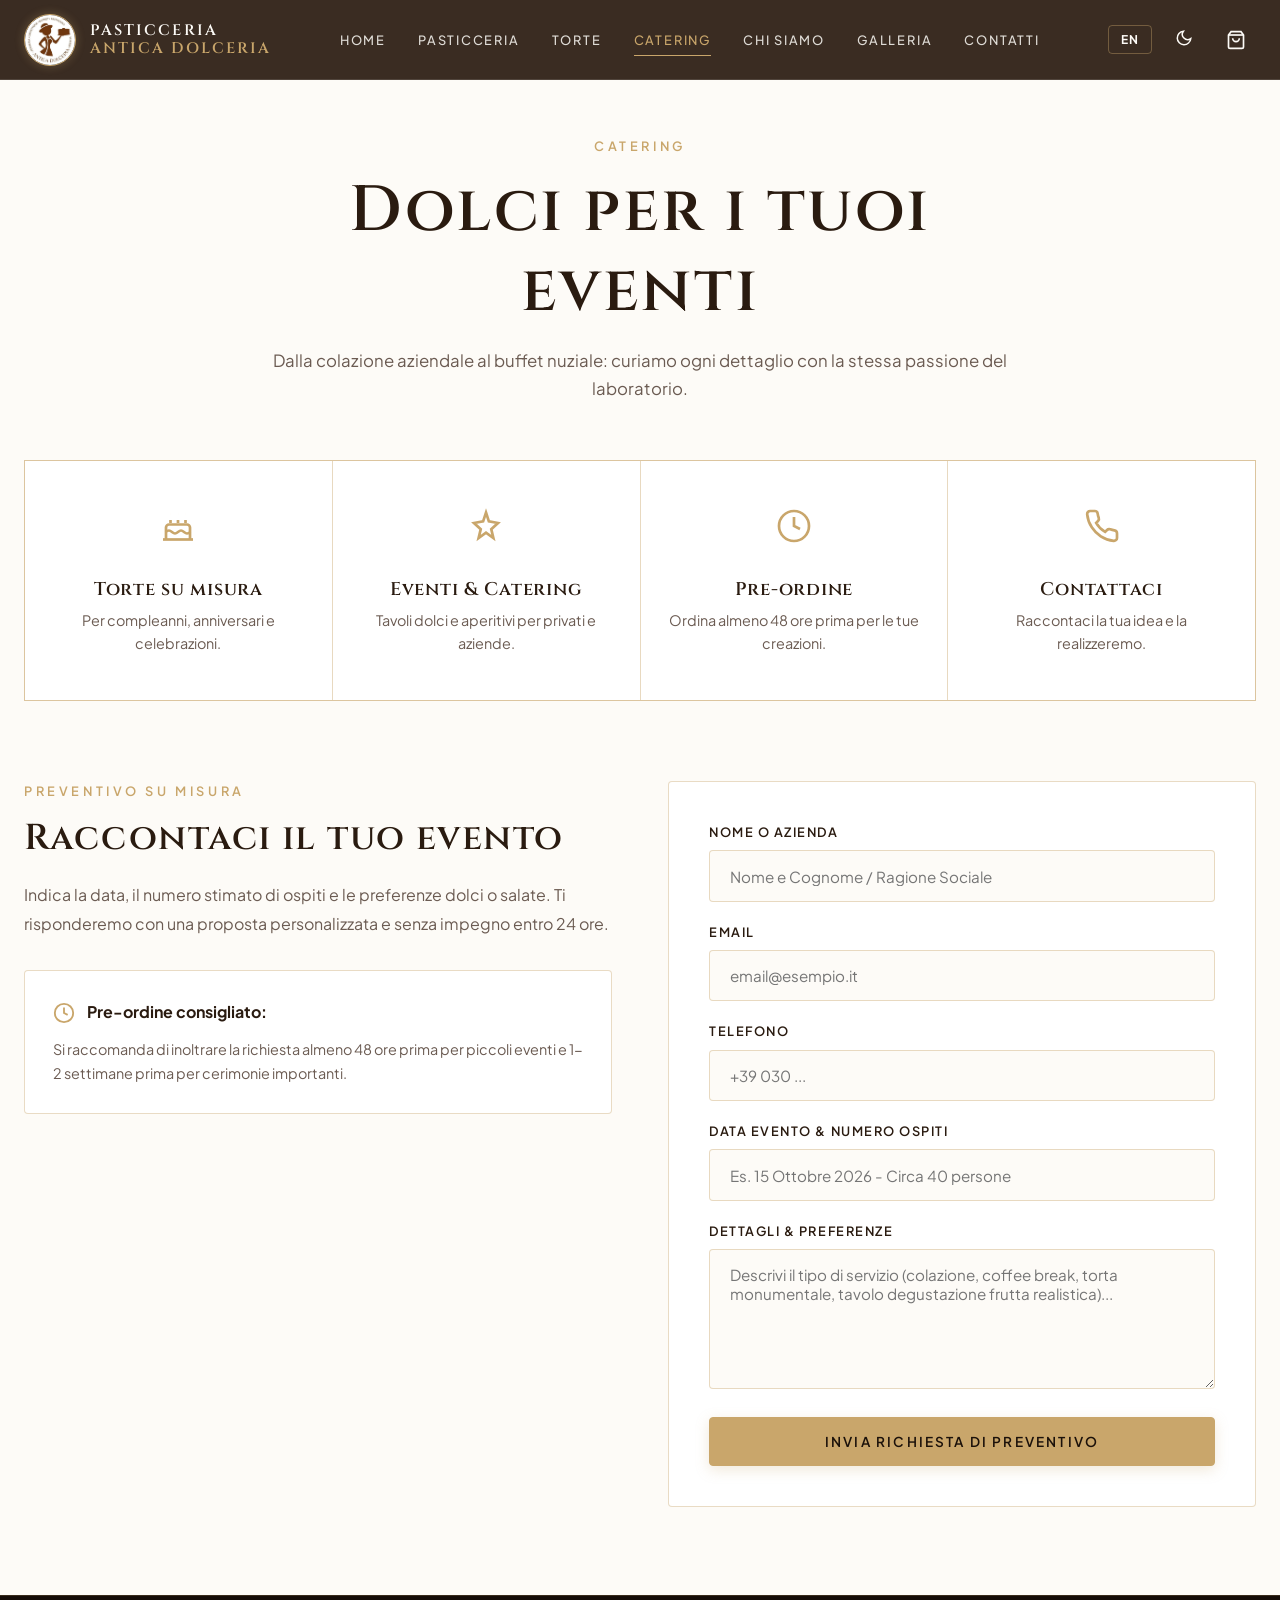
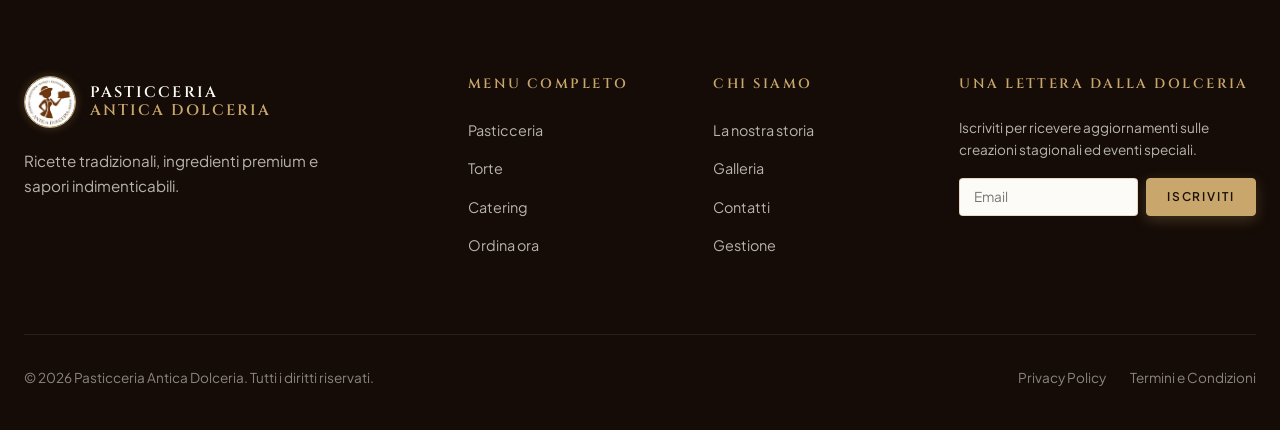
<file: catering.html>
<!DOCTYPE html>
<html lang="it">

<head>
  <meta charset="UTF-8">
  <meta name="viewport" content="width=device-width, initial-scale=1.0">
  <title>Eventi & Catering | Pasticceria Antica Dolceria</title>
  <meta name="description"
    content="Tavoli dolci, buffet e aperitivi artigianali per feste private e aziende. Dalla colazione al matrimonio a Brescia.">
  <link rel="icon" type="image/png" href="assets/images/logo.png">
  <link rel="stylesheet" href="css/style.css">
</head>

<body>

  <!-- Site Header -->
  <header class="site-header">
    <div class="nav-container">
      <a href="index.html" class="brand-logo">
        <img src="assets/images/gallery_1.jpg" alt="Antica Dolceria Logo">
        <span class="brand-text">PASTICCERIA<span class="gold">ANTICA DOLCERIA</span></span>
      </a>

      <nav>
        <ul class="nav-links">
          <li><a href="index.html" data-i18n="home">Home</a></li>
          <li><a href="menu.html" data-i18n="pastries">Pasticceria</a></li>
          <li><a href="cakes.html" data-i18n="cakes">Torte</a></li>
          <li><a href="catering.html" class="active" data-i18n="catering">Catering</a></li>
          <li><a href="about.html" data-i18n="about">Chi siamo</a></li>
          <li><a href="gallery.html" data-i18n="gallery">Galleria</a></li>
          <li><a href="contact.html" data-i18n="contact">Contatti</a></li>
        </ul>
      </nav>

      <div class="nav-actions">
        <button id="lang-switch-btn" class="action-btn lang-btn" onclick="AnticaApp.toggleLanguage()"
          aria-label="Change language">EN</button>
        <button id="theme-btn" class="action-btn" onclick="AnticaApp.toggleTheme()" aria-label="Toggle theme">
          <span id="theme-icon"><svg width="18" height="18" viewBox="0 0 24 24" fill="none" stroke="currentColor"
              stroke-width="2">
              <path d="M21 12.79A9 9 0 1 1 11.21 3 7 7 0 0 0 21 12.79z"></path>
            </svg></span>
        </button>
        <button class="action-btn cart-icon-btn" onclick="AnticaApp.openCart()" aria-label="Open cart">
          <svg width="20" height="20" viewBox="0 0 24 24" fill="none" stroke="currentColor" stroke-width="2">
            <path d="M6 2L3 6v14a2 2 0 0 0 2 2h14a2 2 0 0 0 2-2V6l-3-4z"></path>
            <line x1="3" y1="6" x2="21" y2="6"></line>
            <path d="M16 10a4 4 0 0 1-8 0"></path>
          </svg>
          <span class="cart-badge" style="display:none;">0</span>
        </button>
        <button class="action-btn mobile-menu-toggle" onclick="AnticaApp.toggleMobileNav()" aria-label="Menu">
          <svg width="22" height="22" viewBox="0 0 24 24" fill="none" stroke="currentColor" stroke-width="2">
            <line x1="3" y1="12" x2="21" y2="12"></line>
            <line x1="3" y1="6" x2="21" y2="6"></line>
            <line x1="3" y1="18" x2="21" y2="18"></line>
          </svg>
        </button>
      </div>
    </div>
  </header>

  <!-- Mobile Navigation Drawer -->
  <div id="mobile-nav-drawer" class="mobile-nav-drawer">
    <a href="index.html" onclick="AnticaApp.closeMobileNav()" data-i18n="home">Home</a>
    <a href="menu.html" onclick="AnticaApp.closeMobileNav()" data-i18n="pastries">Pasticceria</a>
    <a href="cakes.html" onclick="AnticaApp.closeMobileNav()" data-i18n="cakes">Torte</a>
    <a href="catering.html" onclick="AnticaApp.closeMobileNav()" data-i18n="catering">Catering</a>
    <a href="about.html" onclick="AnticaApp.closeMobileNav()" data-i18n="about">Chi siamo</a>
    <a href="gallery.html" onclick="AnticaApp.closeMobileNav()" data-i18n="gallery">Galleria</a>
    <a href="contact.html" onclick="AnticaApp.closeMobileNav()" data-i18n="contact">Contatti</a>
    <a href="order.html" onclick="AnticaApp.closeMobileNav()" data-i18n="order"
      style="color:var(--gold-primary);">Ordina ora</a>
  </div>

  <!-- Catering Main Section -->
  <main class="section-pad" style="padding-top: calc(var(--header-height) + 3.5rem);">
    <div class="container">
      <div class="section-header">
        <span class="eyebrow" data-i18n="catering">Catering</span>
        <h1 id="catering-page-title" style="font-size: clamp(2.5rem, 5vw, 4.25rem); margin-bottom: 1rem;">Dolci per i
          tuoi eventi</h1>
        <p id="catering-page-sub">Dalla colazione aziendale al buffet nuziale: curiamo ogni dettaglio con la stessa
          passione del laboratorio.</p>
      </div>

      <!-- 4 Pillars Grid -->
      <div id="catering-pillars-grid" class="features-grid" style="margin-bottom: 5rem;">
        <!-- Rendered dynamically -->
      </div>

      <!-- Event Quote Request Form -->
      <div class="contact-split">
        <div>
          <span class="eyebrow">Preventivo su misura</span>
          <h2 style="font-size: 2.25rem; margin-bottom: 1.25rem;" id="catering-form-title">Raccontaci il tuo evento</h2>
          <p style="color: var(--text-muted); line-height: 1.8; margin-bottom: 2rem;" id="catering-form-sub">
            Indica la data, il numero stimato di ospiti e le preferenze dolci o salate. Ti risponderemo con una proposta
            personalizzata e senza impegno entro 24 ore.
          </p>
          <div
            style="background: var(--bg-card); border: 1px solid var(--gold-border); padding: 1.75rem; border-radius: var(--radius-sm);">
            <div style="display:flex; align-items:center; gap:0.75rem; margin-bottom: 0.75rem;">
              <svg width="22" height="22" viewBox="0 0 24 24" fill="none" stroke="var(--gold-primary)" stroke-width="2">
                <circle cx="12" cy="12" r="10"></circle>
                <polyline points="12 6 12 12 16 14"></polyline>
              </svg>
              <strong>Pre-ordine consigliato:</strong>
            </div>
            <p style="font-size: 0.9rem; color: var(--text-muted);">Si raccomanda di inoltrare la richiesta almeno 48
              ore prima per piccoli eventi e 1-2 settimane prima per cerimonie importanti.</p>
          </div>
        </div>

        <div class="form-card">
          <form onsubmit="handleCateringSubmit(event)">
            <div class="form-group">
              <label>Nome o Azienda</label>
              <input type="text" id="cat-name" class="field" required placeholder="Nome e Cognome / Ragione Sociale">
            </div>
            <div class="form-group">
              <label>Email</label>
              <input type="email" id="cat-email" class="field" required placeholder="email@esempio.it">
            </div>
            <div class="form-group">
              <label>Telefono</label>
              <input type="tel" id="cat-phone" class="field" required placeholder="+39 030 ...">
            </div>
            <div class="form-group">
              <label>Data Evento & Numero Ospiti</label>
              <input type="text" id="cat-details" class="field" placeholder="Es. 15 Ottobre 2026 - Circa 40 persone">
            </div>
            <div class="form-group">
              <label>Dettagli & Preferenze</label>
              <textarea id="cat-message" class="field" rows="4" required
                placeholder="Descrivi il tipo di servizio (colazione, coffee break, torta monumentale, tavolo degustazione frutta realistica)..."></textarea>
            </div>
            <button type="submit" class="gold-btn" style="width:100%;">Invia richiesta di preventivo</button>
          </form>
        </div>
      </div>
    </div>
  </main>

  <!-- Footer -->
  <footer class="site-footer">
    <div class="container">
      <div class="footer-grid">
        <div class="footer-col">
          <div class="brand-logo" style="margin-bottom:1.25rem;">
            <img src="assets/images/gallery_1.jpg" alt="Antica Dolceria">
            <span class="brand-text">PASTICCERIA<span class="gold">ANTICA DOLCERIA</span></span>
          </div>
          <p style="color: rgba(253,251,247,0.7); font-size: 0.95rem; max-width: 320px;" data-i18n="sub">Ricette
            tradizionali, ingredienti premium e sapori indimenticabili.</p>
        </div>

        <div class="footer-col">
          <h4 data-i18n="menu">Menu</h4>
          <ul class="footer-links">
            <li><a href="menu.html" data-i18n="pastries">Pasticceria</a></li>
            <li><a href="cakes.html" data-i18n="cakes">Torte</a></li>
            <li><a href="catering.html" data-i18n="catering">Catering</a></li>
            <li><a href="order.html" data-i18n="order">Ordina ora</a></li>
          </ul>
        </div>

        <div class="footer-col">
          <h4 data-i18n="about">Chi siamo</h4>
          <ul class="footer-links">
            <li><a href="about.html" data-i18n="storyEyebrow">La nostra storia</a></li>
            <li><a href="gallery.html" data-i18n="gallery">Galleria</a></li>
            <li><a href="contact.html" data-i18n="contact">Contatti</a></li>
            <li><a href="admin.html" data-i18n="admin">Gestione</a></li>
          </ul>
        </div>

        <div class="footer-col">
          <h4 data-i18n="newsletter">Una lettera dalla Dolceria</h4>
          <p style="color: rgba(253,251,247,0.7); font-size: 0.85rem; margin-bottom: 1rem;" data-i18n="newsletterSub">
            Iscriviti per ricevere aggiornamenti sulle creazioni stagionali ed eventi speciali.</p>
          <form onsubmit="handleNewsletterSubmit(event)" style="display:flex; gap:0.5rem;">
            <input type="email" required placeholder="Email" class="field"
              style="padding:0.6rem 0.85rem; font-size:0.85rem;">
            <button type="submit" class="gold-btn" style="padding:0.6rem 1.25rem; font-size:0.75rem;"
              data-i18n="subscribe">Iscriviti</button>
          </form>
        </div>
      </div>

      <div class="footer-bottom">
        <div>© 2026 Pasticceria Antica Dolceria. <span data-i18n="rights">Tutti i diritti riservati.</span></div>
        <div style="display:flex; gap:1.5rem;">
          <a href="privacy.html" data-i18n="privacy">Privacy Policy</a>
          <a href="terms.html" data-i18n="terms">Termini e Condizioni</a>
        </div>
      </div>
    </div>
  </footer>

  <!-- Slide-over Cart Drawer -->
  <div id="cart-drawer-overlay" class="cart-drawer-overlay">
    <div class="cart-drawer">
      <div class="cart-header">
        <h3 data-i18n="cartTitle">Carrello</h3>
        <button class="close-btn" onclick="AnticaApp.closeCart()" aria-label="Close">✕</button>
      </div>
      <div id="cart-items-container" class="cart-items-list"></div>
      <div class="cart-footer">
        <div class="cart-total-row">
          <span data-i18n="total">Totale</span>
          <span id="cart-total-amount">€ 0.00</span>
        </div>
        <a href="order.html" class="gold-btn" style="width: 100%;" onclick="AnticaApp.closeCart()"
          data-i18n="checkout">Procedi all'ordine</a>
      </div>
    </div>
  </div>

  <script src="js/data.js"></script>
  <script src="js/app.js"></script>
  <script>
    const pillarIcons = {
      cake: '<svg width="36" height="36" viewBox="0 0 24 24" fill="none" stroke="currentColor" stroke-width="1.8"><path d="M20 21v-8a2 2 0 0 0-2-2H6a2 2 0 0 0-2 2v8"/><path d="M4 16s.5-1 2-1 2.5 2 4 2 2.5-2 4-2 2.5 2 4 2 2-1 2-1"/><path d="M2 21h20"/><path d="M7 8v2"/><path d="M12 8v2"/><path d="M17 8v2"/><path d="M7 4h.01"/><path d="M12 4h.01"/><path d="M17 4h.01"/></svg>',
      sparkles: '<svg width="36" height="36" viewBox="0 0 24 24" fill="none" stroke="currentColor" stroke-width="1.8"><path d="M12 3l1.912 5.885L20 10l-4.5 4.115L16.912 20 12 16.5 7.088 20 8.5 14.115 4 10l6.088-1.115L12 3z"/></svg>',
      clock: '<svg width="36" height="36" viewBox="0 0 24 24" fill="none" stroke="currentColor" stroke-width="1.8"><circle cx="12" cy="12" r="10"/><polyline points="12 6 12 12 16 14"/></svg>',
      phone: '<svg width="36" height="36" viewBox="0 0 24 24" fill="none" stroke="currentColor" stroke-width="1.8"><path d="M22 16.92v3a2 2 0 0 1-2.18 2 19.79 19.79 0 0 1-8.63-3.07 19.5 19.5 0 0 1-6-6 19.79 19.79 0 0 1-3.07-8.67A2 2 0 0 1 4.11 2h3a2 2 0 0 1 2 1.72 12.84 12.84 0 0 0 .7 2.81 2 2 0 0 1-.45 2.11L8.09 9.91a16 16 0 0 0 6 6l1.27-1.27a2 2 0 0 1 2.11-.45 12.84 12.84 0 0 0 2.81.7A2 2 0 0 1 22 16.92z"/></svg>'
    };

    window.renderPageDynamicContent = function (lang) {
      const titleEl = document.getElementById('catering-page-title');
      const subEl = document.getElementById('catering-page-sub');
      const formTitle = document.getElementById('catering-form-title');
      const formSub = document.getElementById('catering-form-sub');

      if (titleEl) titleEl.textContent = lang === 'it' ? 'Dolci per i tuoi eventi' : 'Sweets for your events';
      if (subEl) subEl.textContent = lang === 'it'
        ? 'Dalla colazione aziendale al buffet nuziale: curiamo ogni dettaglio con la stessa passione del laboratorio.'
        : 'From corporate breakfast to wedding buffet: every detail crafted with the same passion as our laboratory.';

      if (formTitle) formTitle.textContent = lang === 'it' ? 'Raccontaci il tuo evento' : 'Tell us about your event';
      if (formSub) formSub.textContent = lang === 'it'
        ? 'Indica la data, il numero stimato di ospiti e le preferenze dolci o salate. Ti risponderemo con una proposta personalizzata e senza impegno entro 24 ore.'
        : 'Specify the date, estimated guest count and taste preferences. We will get back to you with a tailored quote within 24 hours.';

      const grid = document.getElementById('catering-pillars-grid');
      if (grid) {
        const pillars = AnticaData.cateringPillars[lang] || AnticaData.cateringPillars.it;
        grid.innerHTML = pillars.map(p => `
          <div class="feature-box">
            <div class="feature-icon">${pillarIcons[p.icon] || ''}</div>
            <h3>${p.title}</h3>
            <p>${p.desc}</p>
          </div>
        `).join('');
      }
    };

    function handleCateringSubmit(e) {
      e.preventDefault();
      const inquiry = {
        type: 'catering',
        name: document.getElementById('cat-name').value,
        email: document.getElementById('cat-email').value,
        phone: document.getElementById('cat-phone').value,
        details: document.getElementById('cat-details').value,
        message: document.getElementById('cat-message').value,
        date: new Date().toISOString()
      };

      const inquiries = JSON.parse(localStorage.getItem('ad-inquiries') || '[]');
      inquiries.push(inquiry);
      localStorage.setItem('ad-inquiries', JSON.stringify(inquiries));

      AnticaApp.showToast(AnticaApp.lang === 'it' ? 'Richiesta inviata! Ti risponderemo al più presto.' : 'Request sent! We will reply shortly.');
      e.target.reset();
    }

    function handleNewsletterSubmit(e) {
      e.preventDefault();
      const input = e.target.querySelector('input');
      const email = input.value;
      const subs = JSON.parse(localStorage.getItem('ad-subscribers') || '[]');
      subs.push({ email, date: new Date().toISOString() });
      localStorage.setItem('ad-subscribers', JSON.stringify(subs));
      AnticaApp.showToast(AnticaApp.lang === 'it' ? 'Iscrizione confermata!' : 'Subscribed successfully!');
      input.value = '';
    }

    document.addEventListener('DOMContentLoaded', () => {
      window.renderPageDynamicContent(AnticaApp.lang);
    });
  </script>
</body>

</html>
</file>
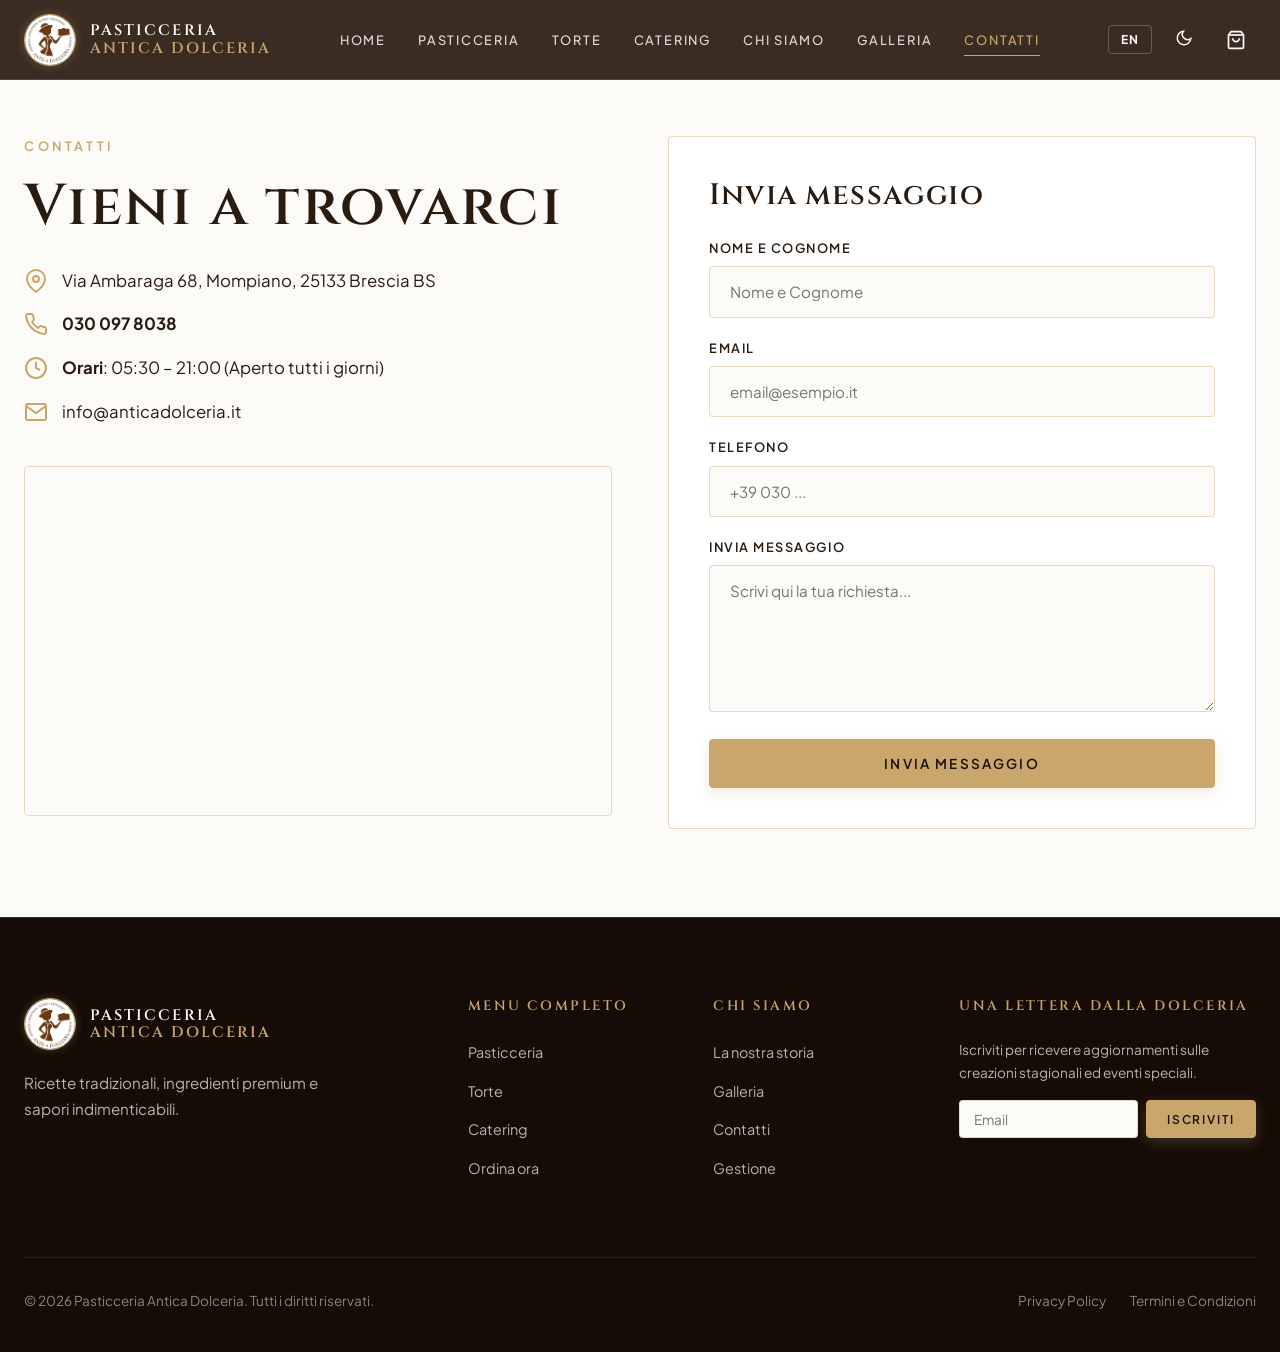
<file: contact.html>
<!DOCTYPE html>
<html lang="it">

<head>
  <meta charset="UTF-8">
  <meta name="viewport" content="width=device-width, initial-scale=1.0">
  <title>Contatti & Dove siamo | Pasticceria Antica Dolceria</title>
  <meta name="description"
    content="Contatta la Pasticceria Antica Dolceria a Mompiano, Brescia. Telefono 030 097 8038, orari 05:30-21:00 tutti i giorni, mappa e modulo di contatto.">
  <link rel="icon" type="image/png" href="assets/images/logo.png">
  <link rel="stylesheet" href="css/style.css">
</head>

<body>

  <!-- Site Header -->
  <header class="site-header">
    <div class="nav-container">
      <a href="index.html" class="brand-logo">
        <img src="assets/images/gallery_1.jpg" alt="Antica Dolceria Logo">
        <span class="brand-text">PASTICCERIA<span class="gold">ANTICA DOLCERIA</span></span>
      </a>

      <nav>
        <ul class="nav-links">
          <li><a href="index.html" data-i18n="home">Home</a></li>
          <li><a href="menu.html" data-i18n="pastries">Pasticceria</a></li>
          <li><a href="cakes.html" data-i18n="cakes">Torte</a></li>
          <li><a href="catering.html" data-i18n="catering">Catering</a></li>
          <li><a href="about.html" data-i18n="about">Chi siamo</a></li>
          <li><a href="gallery.html" data-i18n="gallery">Galleria</a></li>
          <li><a href="contact.html" class="active" data-i18n="contact">Contatti</a></li>
        </ul>
      </nav>

      <div class="nav-actions">
        <button id="lang-switch-btn" class="action-btn lang-btn" onclick="AnticaApp.toggleLanguage()"
          aria-label="Change language">EN</button>
        <button id="theme-btn" class="action-btn" onclick="AnticaApp.toggleTheme()" aria-label="Toggle theme">
          <span id="theme-icon"><svg width="18" height="18" viewBox="0 0 24 24" fill="none" stroke="currentColor"
              stroke-width="2">
              <path d="M21 12.79A9 9 0 1 1 11.21 3 7 7 0 0 0 21 12.79z"></path>
            </svg></span>
        </button>
        <button class="action-btn cart-icon-btn" onclick="AnticaApp.openCart()" aria-label="Open cart">
          <svg width="20" height="20" viewBox="0 0 24 24" fill="none" stroke="currentColor" stroke-width="2">
            <path d="M6 2L3 6v14a2 2 0 0 0 2 2h14a2 2 0 0 0 2-2V6l-3-4z"></path>
            <line x1="3" y1="6" x2="21" y2="6"></line>
            <path d="M16 10a4 4 0 0 1-8 0"></path>
          </svg>
          <span class="cart-badge" style="display:none;">0</span>
        </button>
        <button class="action-btn mobile-menu-toggle" onclick="AnticaApp.toggleMobileNav()" aria-label="Menu">
          <svg width="22" height="22" viewBox="0 0 24 24" fill="none" stroke="currentColor" stroke-width="2">
            <line x1="3" y1="12" x2="21" y2="12"></line>
            <line x1="3" y1="6" x2="21" y2="6"></line>
            <line x1="3" y1="18" x2="21" y2="18"></line>
          </svg>
        </button>
      </div>
    </div>
  </header>

  <!-- Mobile Navigation Drawer -->
  <div id="mobile-nav-drawer" class="mobile-nav-drawer">
    <a href="index.html" onclick="AnticaApp.closeMobileNav()" data-i18n="home">Home</a>
    <a href="menu.html" onclick="AnticaApp.closeMobileNav()" data-i18n="pastries">Pasticceria</a>
    <a href="cakes.html" onclick="AnticaApp.closeMobileNav()" data-i18n="cakes">Torte</a>
    <a href="catering.html" onclick="AnticaApp.closeMobileNav()" data-i18n="catering">Catering</a>
    <a href="about.html" onclick="AnticaApp.closeMobileNav()" data-i18n="about">Chi siamo</a>
    <a href="gallery.html" onclick="AnticaApp.closeMobileNav()" data-i18n="gallery">Galleria</a>
    <a href="contact.html" onclick="AnticaApp.closeMobileNav()" data-i18n="contact">Contatti</a>
    <a href="order.html" onclick="AnticaApp.closeMobileNav()" data-i18n="order"
      style="color:var(--gold-primary);">Ordina ora</a>
  </div>

  <!-- Contact Main Content -->
  <main class="section-pad" style="padding-top: calc(var(--header-height) + 3.5rem);">
    <div class="container">
      <div class="contact-split">
        <div class="contact-info-block">
          <span class="eyebrow" data-i18n="contact">Contatti</span>
          <h1 style="font-size: clamp(2.5rem, 4.5vw, 4rem); margin-bottom: 1.5rem;" data-i18n="visit">Vieni a trovarci
          </h1>

          <ul class="contact-details-list">
            <li>
              <svg width="24" height="24" viewBox="0 0 24 24" fill="none" stroke="currentColor" stroke-width="2">
                <path d="M21 10c0 7-9 13-9 13s-9-6-9-13a9 9 0 0 1 18 0z"></path>
                <circle cx="12" cy="10" r="3"></circle>
              </svg>
              <span>Via Ambaraga 68, Mompiano, 25133 Brescia BS</span>
            </li>
            <li>
              <svg width="24" height="24" viewBox="0 0 24 24" fill="none" stroke="currentColor" stroke-width="2">
                <path
                  d="M22 16.92v3a2 2 0 0 1-2.18 2 19.79 19.79 0 0 1-8.63-3.07 19.5 19.5 0 0 1-6-6 19.79 19.79 0 0 1-3.07-8.67A2 2 0 0 1 4.11 2h3a2 2 0 0 1 2 1.72 12.84 12.84 0 0 0 .7 2.81 2 2 0 0 1-.45 2.11L8.09 9.91a16 16 0 0 0 6 6l1.27-1.27a2 2 0 0 1 2.11-.45 12.84 12.84 0 0 0 2.81.7A2 2 0 0 1 22 16.92z">
                </path>
              </svg>
              <a href="tel:+390300978038"><strong>030 097 8038</strong></a>
            </li>
            <li>
              <svg width="24" height="24" viewBox="0 0 24 24" fill="none" stroke="currentColor" stroke-width="2">
                <circle cx="12" cy="12" r="10"></circle>
                <polyline points="12 6 12 12 16 14"></polyline>
              </svg>
              <span><strong data-i18n="hours">Orari di apertura</strong>: 05:30 – 21:00 (Aperto tutti i giorni)</span>
            </li>
            <li>
              <svg width="24" height="24" viewBox="0 0 24 24" fill="none" stroke="currentColor" stroke-width="2">
                <path d="M4 4h16c1.1 0 2 .9 2 2v12c0 1.1-.9 2-2 2H4c-1.1 0-2-.9-2-2V6c0-1.1.9-2 2-2z"></path>
                <polyline points="22,6 12,13 2,6"></polyline>
              </svg>
              <a href="mailto:info@anticadolceria.it">info@anticadolceria.it</a>
            </li>
          </ul>

          <iframe title="Antica Dolceria Google Map" loading="lazy" class="map-frame"
            src="https://www.google.com/maps?q=Antica+Dolceria+Brescia&output=embed" style="height: 350px;"></iframe>
        </div>

        <div class="form-card">
          <h2 style="font-size: 1.85rem; margin-bottom: 1.5rem;" data-i18n="send">Invia un messaggio</h2>
          <form id="contact-form" onsubmit="handleContactSubmit(event)">
            <div class="form-group">
              <label data-i18n="orderForm.name">Nome e Cognome</label>
              <input type="text" id="contact-name" class="field" required placeholder="Nome e Cognome">
            </div>
            <div class="form-group">
              <label data-i18n="orderForm.email">Email</label>
              <input type="email" id="contact-email" class="field" required placeholder="email@esempio.it">
            </div>
            <div class="form-group">
              <label data-i18n="orderForm.phone">Telefono</label>
              <input type="tel" id="contact-phone" class="field" placeholder="+39 030 ...">
            </div>
            <div class="form-group">
              <label data-i18n="send">Messaggio</label>
              <textarea id="contact-message" class="field" rows="6" required
                placeholder="Scrivi qui la tua richiesta..."></textarea>
            </div>
            <button type="submit" class="gold-btn" style="width:100%;" data-i18n="send">Invia messaggio</button>
          </form>
        </div>
      </div>
    </div>
  </main>

  <!-- Footer -->
  <footer class="site-footer">
    <div class="container">
      <div class="footer-grid">
        <div class="footer-col">
          <div class="brand-logo" style="margin-bottom:1.25rem;">
            <img src="assets/images/gallery_1.jpg" alt="Antica Dolceria">
            <span class="brand-text">PASTICCERIA<span class="gold">ANTICA DOLCERIA</span></span>
          </div>
          <p style="color: rgba(253,251,247,0.7); font-size: 0.95rem; max-width: 320px;" data-i18n="sub">Ricette
            tradizionali, ingredienti premium e sapori indimenticabili.</p>
        </div>

        <div class="footer-col">
          <h4 data-i18n="menu">Menu</h4>
          <ul class="footer-links">
            <li><a href="menu.html" data-i18n="pastries">Pasticceria</a></li>
            <li><a href="cakes.html" data-i18n="cakes">Torte</a></li>
            <li><a href="catering.html" data-i18n="catering">Catering</a></li>
            <li><a href="order.html" data-i18n="order">Ordina ora</a></li>
          </ul>
        </div>

        <div class="footer-col">
          <h4 data-i18n="about">Chi siamo</h4>
          <ul class="footer-links">
            <li><a href="about.html" data-i18n="storyEyebrow">La nostra storia</a></li>
            <li><a href="gallery.html" data-i18n="gallery">Galleria</a></li>
            <li><a href="contact.html" data-i18n="contact">Contatti</a></li>
            <li><a href="admin.html" data-i18n="admin">Gestione</a></li>
          </ul>
        </div>

        <div class="footer-col">
          <h4 data-i18n="newsletter">Una lettera dalla Dolceria</h4>
          <p style="color: rgba(253,251,247,0.7); font-size: 0.85rem; margin-bottom: 1rem;" data-i18n="newsletterSub">
            Iscriviti per ricevere aggiornamenti sulle creazioni stagionali ed eventi speciali.</p>
          <form onsubmit="handleNewsletterSubmit(event)" style="display:flex; gap:0.5rem;">
            <input type="email" required placeholder="Email" class="field"
              style="padding:0.6rem 0.85rem; font-size:0.85rem;">
            <button type="submit" class="gold-btn" style="padding:0.6rem 1.25rem; font-size:0.75rem;"
              data-i18n="subscribe">Iscriviti</button>
          </form>
        </div>
      </div>

      <div class="footer-bottom">
        <div>© 2026 Pasticceria Antica Dolceria. <span data-i18n="rights">Tutti i diritti riservati.</span></div>
        <div style="display:flex; gap:1.5rem;">
          <a href="privacy.html" data-i18n="privacy">Privacy Policy</a>
          <a href="terms.html" data-i18n="terms">Termini e Condizioni</a>
        </div>
      </div>
    </div>
  </footer>

  <!-- Slide-over Cart Drawer -->
  <div id="cart-drawer-overlay" class="cart-drawer-overlay">
    <div class="cart-drawer">
      <div class="cart-header">
        <h3 data-i18n="cartTitle">Carrello</h3>
        <button class="close-btn" onclick="AnticaApp.closeCart()" aria-label="Close">✕</button>
      </div>
      <div id="cart-items-container" class="cart-items-list"></div>
      <div class="cart-footer">
        <div class="cart-total-row">
          <span data-i18n="total">Totale</span>
          <span id="cart-total-amount">€ 0.00</span>
        </div>
        <a href="order.html" class="gold-btn" style="width: 100%;" onclick="AnticaApp.closeCart()"
          data-i18n="checkout">Procedi all'ordine</a>
      </div>
    </div>
  </div>

  <script src="js/data.js"></script>
  <script src="js/app.js"></script>
  <script>
    function handleContactSubmit(e) {
      e.preventDefault();
      const form = e.target;
      const inquiry = {
        name: document.getElementById('contact-name').value,
        email: document.getElementById('contact-email').value,
        phone: document.getElementById('contact-phone').value,
        message: document.getElementById('contact-message').value,
        date: new Date().toISOString()
      };

      const inquiries = JSON.parse(localStorage.getItem('ad-inquiries') || '[]');
      inquiries.push(inquiry);
      localStorage.setItem('ad-inquiries', JSON.stringify(inquiries));

      AnticaApp.showToast(AnticaApp.lang === 'it' ? 'Messaggio inviato con successo!' : 'Message sent successfully!');
      form.reset();
    }

    function handleNewsletterSubmit(e) {
      e.preventDefault();
      const input = e.target.querySelector('input');
      const email = input.value;
      const subs = JSON.parse(localStorage.getItem('ad-subscribers') || '[]');
      subs.push({ email, date: new Date().toISOString() });
      localStorage.setItem('ad-subscribers', JSON.stringify(subs));
      AnticaApp.showToast(AnticaApp.lang === 'it' ? 'Iscrizione confermata!' : 'Subscribed successfully!');
      input.value = '';
    }
  </script>
</body>

</html>
</file>
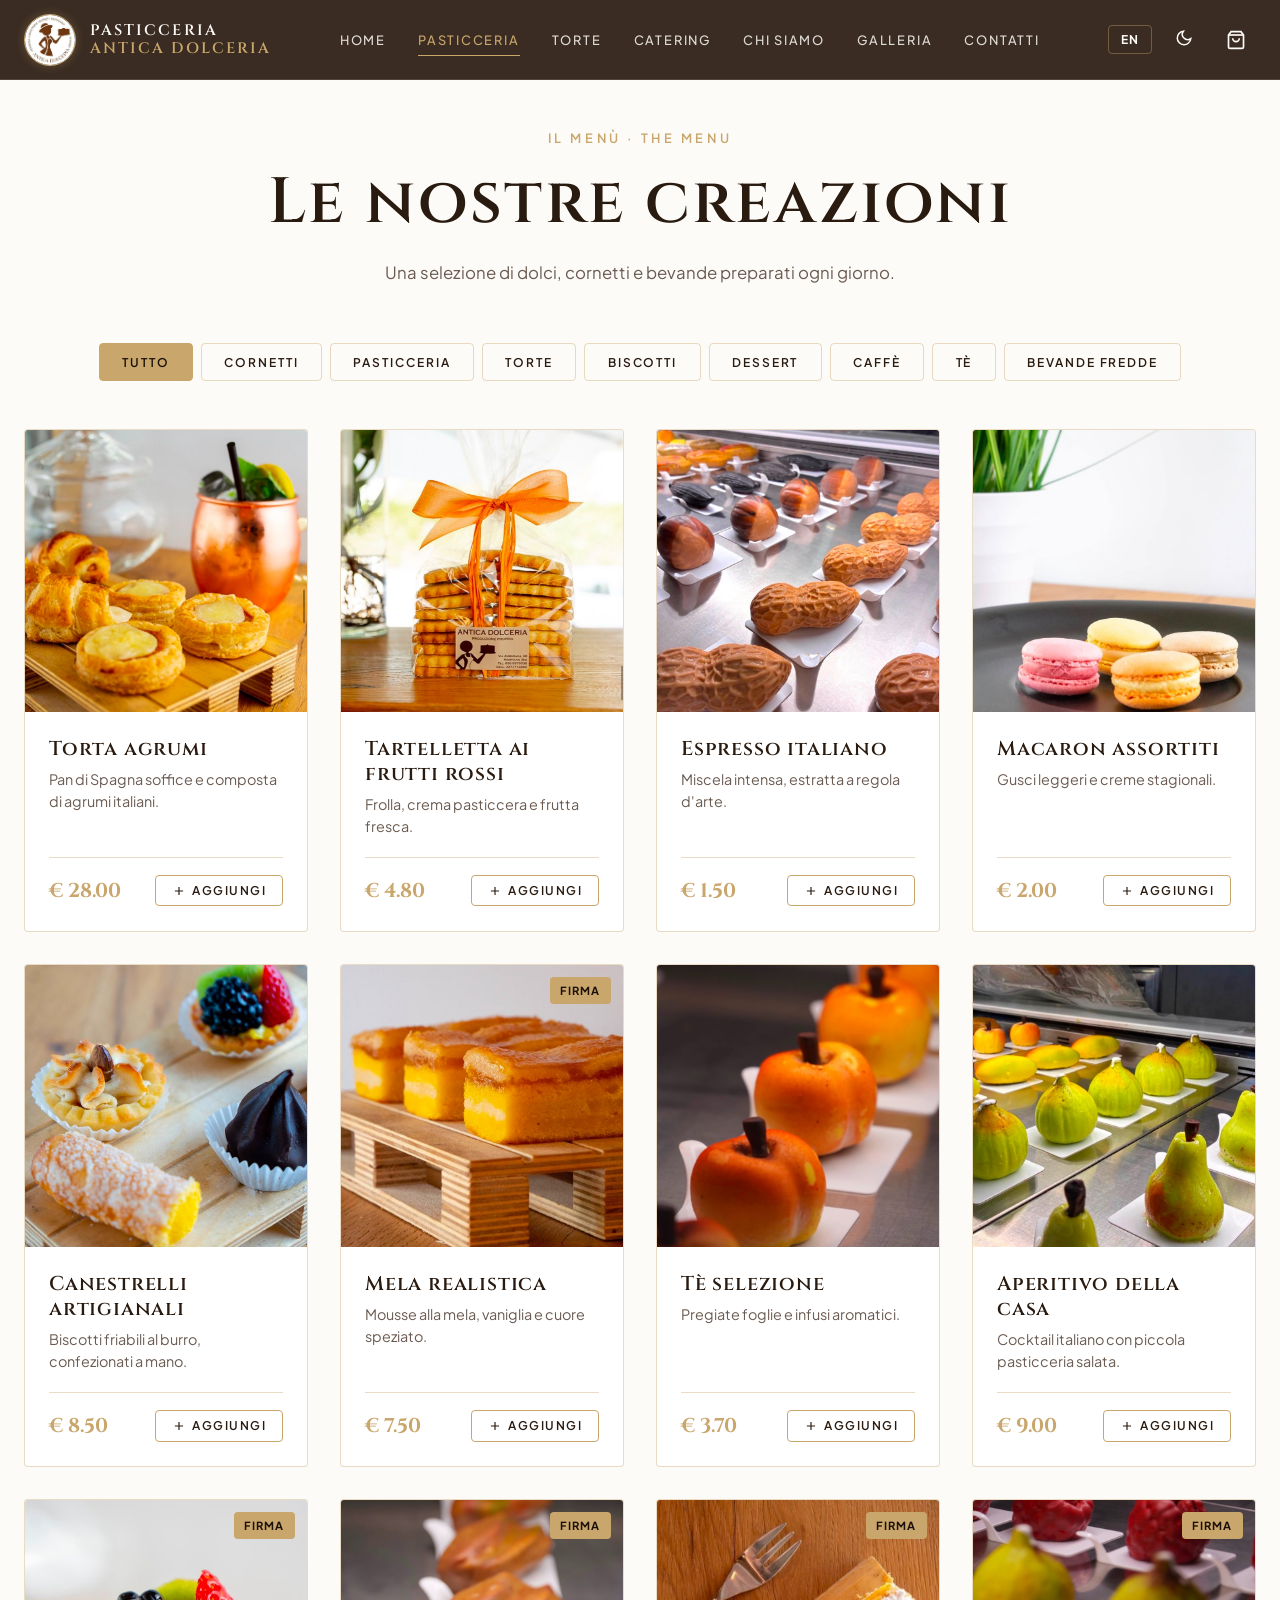
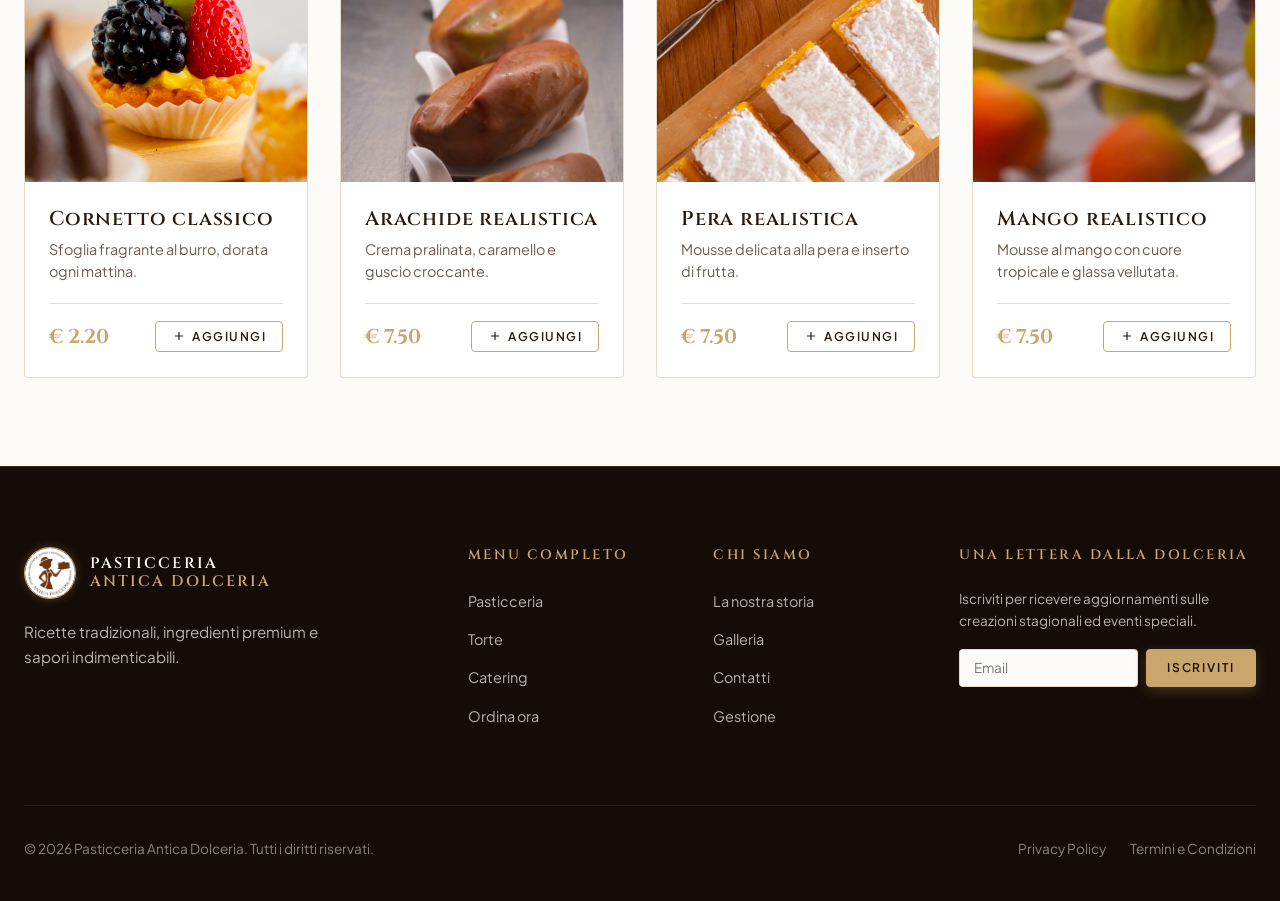
<file: menu.html>
<!DOCTYPE html>
<html lang="it">

<head>
  <meta charset="UTF-8">
  <meta name="viewport" content="width=device-width, initial-scale=1.0">
  <title>Menu · Le nostre creazioni | Pasticceria Antica Dolceria</title>
  <meta name="description"
    content="Una selezione di dolci, cornetti, frutta realistica e bevande preparati ogni giorno nel nostro laboratorio a Mompiano, Brescia.">
  <link rel="icon" type="image/png" href="assets/images/logo.png">
  <link rel="stylesheet" href="css/style.css">
</head>

<body>

  <!-- Site Header -->
  <header class="site-header">
    <div class="nav-container">
      <a href="index.html" class="brand-logo">
        <img src="assets/images/gallery_1.jpg" alt="Antica Dolceria Logo">
        <span class="brand-text">PASTICCERIA<span class="gold">ANTICA DOLCERIA</span></span>
      </a>

      <nav>
        <ul class="nav-links">
          <li><a href="index.html" data-i18n="home">Home</a></li>
          <li><a href="menu.html" class="active" data-i18n="pastries">Pasticceria</a></li>
          <li><a href="cakes.html" data-i18n="cakes">Torte</a></li>
          <li><a href="catering.html" data-i18n="catering">Catering</a></li>
          <li><a href="about.html" data-i18n="about">Chi siamo</a></li>
          <li><a href="gallery.html" data-i18n="gallery">Galleria</a></li>
          <li><a href="contact.html" data-i18n="contact">Contatti</a></li>
        </ul>
      </nav>

      <div class="nav-actions">
        <button id="lang-switch-btn" class="action-btn lang-btn" onclick="AnticaApp.toggleLanguage()"
          aria-label="Change language">EN</button>
        <button id="theme-btn" class="action-btn" onclick="AnticaApp.toggleTheme()" aria-label="Toggle theme">
          <span id="theme-icon"><svg width="18" height="18" viewBox="0 0 24 24" fill="none" stroke="currentColor"
              stroke-width="2">
              <path d="M21 12.79A9 9 0 1 1 11.21 3 7 7 0 0 0 21 12.79z"></path>
            </svg></span>
        </button>
        <button class="action-btn cart-icon-btn" onclick="AnticaApp.openCart()" aria-label="Open cart">
          <svg width="20" height="20" viewBox="0 0 24 24" fill="none" stroke="currentColor" stroke-width="2">
            <path d="M6 2L3 6v14a2 2 0 0 0 2 2h14a2 2 0 0 0 2-2V6l-3-4z"></path>
            <line x1="3" y1="6" x2="21" y2="6"></line>
            <path d="M16 10a4 4 0 0 1-8 0"></path>
          </svg>
          <span class="cart-badge" style="display:none;">0</span>
        </button>
        <button class="action-btn mobile-menu-toggle" onclick="AnticaApp.toggleMobileNav()" aria-label="Menu">
          <svg width="22" height="22" viewBox="0 0 24 24" fill="none" stroke="currentColor" stroke-width="2">
            <line x1="3" y1="12" x2="21" y2="12"></line>
            <line x1="3" y1="6" x2="21" y2="6"></line>
            <line x1="3" y1="18" x2="21" y2="18"></line>
          </svg>
        </button>
      </div>
    </div>
  </header>

  <!-- Mobile Navigation Drawer -->
  <div id="mobile-nav-drawer" class="mobile-nav-drawer">
    <a href="index.html" onclick="AnticaApp.closeMobileNav()" data-i18n="home">Home</a>
    <a href="menu.html" onclick="AnticaApp.closeMobileNav()" data-i18n="pastries">Pasticceria</a>
    <a href="cakes.html" onclick="AnticaApp.closeMobileNav()" data-i18n="cakes">Torte</a>
    <a href="catering.html" onclick="AnticaApp.closeMobileNav()" data-i18n="catering">Catering</a>
    <a href="about.html" onclick="AnticaApp.closeMobileNav()" data-i18n="about">Chi siamo</a>
    <a href="gallery.html" onclick="AnticaApp.closeMobileNav()" data-i18n="gallery">Galleria</a>
    <a href="contact.html" onclick="AnticaApp.closeMobileNav()" data-i18n="contact">Contatti</a>
    <a href="order.html" onclick="AnticaApp.closeMobileNav()" data-i18n="order"
      style="color:var(--gold-primary);">Ordina ora</a>
  </div>

  <!-- Menu Content Section -->
  <main class="section-pad" style="padding-top: calc(var(--header-height) + 3rem);">
    <div class="container">
      <div class="section-header">
        <span class="eyebrow">Il menù · The menu</span>
        <h1 id="menu-page-title" style="font-size: clamp(2.5rem, 5vw, 4rem); margin-bottom: 1rem;">Le nostre creazioni
        </h1>
        <p id="menu-page-sub">Una selezione di dolci, cornetti e bevande preparati ogni giorno.</p>
      </div>

      <!-- Filter Tabs -->
      <div id="category-filter-tabs" class="filter-tabs">
        <!-- Rendered dynamically -->
      </div>

      <!-- Product Catalog Grid -->
      <div id="menu-products-grid" class="product-grid">
        <!-- Rendered dynamically -->
      </div>
    </div>
  </main>

  <!-- Footer -->
  <footer class="site-footer">
    <div class="container">
      <div class="footer-grid">
        <div class="footer-col">
          <div class="brand-logo" style="margin-bottom:1.25rem;">
            <img src="assets/images/gallery_1.jpg" alt="Antica Dolceria">
            <span class="brand-text">PASTICCERIA<span class="gold">ANTICA DOLCERIA</span></span>
          </div>
          <p style="color: rgba(253,251,247,0.7); font-size: 0.95rem; max-width: 320px;" data-i18n="sub">Ricette
            tradizionali, ingredienti premium e sapori indimenticabili.</p>
        </div>

        <div class="footer-col">
          <h4 data-i18n="menu">Menu</h4>
          <ul class="footer-links">
            <li><a href="menu.html" data-i18n="pastries">Pasticceria</a></li>
            <li><a href="cakes.html" data-i18n="cakes">Torte</a></li>
            <li><a href="catering.html" data-i18n="catering">Catering</a></li>
            <li><a href="order.html" data-i18n="order">Ordina ora</a></li>
          </ul>
        </div>

        <div class="footer-col">
          <h4 data-i18n="about">Chi siamo</h4>
          <ul class="footer-links">
            <li><a href="about.html" data-i18n="storyEyebrow">La nostra storia</a></li>
            <li><a href="gallery.html" data-i18n="gallery">Galleria</a></li>
            <li><a href="contact.html" data-i18n="contact">Contatti</a></li>
            <li><a href="admin.html" data-i18n="admin">Gestione</a></li>
          </ul>
        </div>

        <div class="footer-col">
          <h4 data-i18n="newsletter">Una lettera dalla Dolceria</h4>
          <p style="color: rgba(253,251,247,0.7); font-size: 0.85rem; margin-bottom: 1rem;" data-i18n="newsletterSub">
            Iscriviti per ricevere aggiornamenti sulle creazioni stagionali ed eventi speciali.</p>
          <form onsubmit="handleNewsletterSubmit(event)" style="display:flex; gap:0.5rem;">
            <input type="email" required placeholder="Email" class="field"
              style="padding:0.6rem 0.85rem; font-size:0.85rem;">
            <button type="submit" class="gold-btn" style="padding:0.6rem 1.25rem; font-size:0.75rem;"
              data-i18n="subscribe">Iscriviti</button>
          </form>
        </div>
      </div>

      <div class="footer-bottom">
        <div>© 2026 Pasticceria Antica Dolceria. <span data-i18n="rights">Tutti i diritti riservati.</span></div>
        <div style="display:flex; gap:1.5rem;">
          <a href="privacy.html" data-i18n="privacy">Privacy Policy</a>
          <a href="terms.html" data-i18n="terms">Termini e Condizioni</a>
        </div>
      </div>
    </div>
  </footer>

  <!-- Slide-over Cart Drawer -->
  <div id="cart-drawer-overlay" class="cart-drawer-overlay">
    <div class="cart-drawer">
      <div class="cart-header">
        <h3 data-i18n="cartTitle">Carrello</h3>
        <button class="close-btn" onclick="AnticaApp.closeCart()" aria-label="Close">✕</button>
      </div>
      <div id="cart-items-container" class="cart-items-list"></div>
      <div class="cart-footer">
        <div class="cart-total-row">
          <span data-i18n="total">Totale</span>
          <span id="cart-total-amount">€ 0.00</span>
        </div>
        <a href="order.html" class="gold-btn" style="width: 100%;" onclick="AnticaApp.closeCart()"
          data-i18n="checkout">Procedi all'ordine</a>
      </div>
    </div>
  </div>

  <script src="js/data.js"></script>
  <script src="js/app.js"></script>
  <script>
    let activeCategory = 'all';

    const categories = [
      { id: 'all', key: 'all' },
      { id: 'croissants', key: 'croissants' },
      { id: 'pastries', key: 'pastries' },
      { id: 'cakes', key: 'cakes' },
      { id: 'cookies', key: 'cookies' },
      { id: 'desserts', key: 'desserts' },
      { id: 'coffee', key: 'coffee' },
      { id: 'tea', key: 'tea' },
      { id: 'cold_drinks', key: 'cold_drinks' }
    ];

    window.renderPageDynamicContent = function (lang) {
      const t = AnticaData.i18n[lang];

      // Update Page Headers
      const titleEl = document.getElementById('menu-page-title');
      const subEl = document.getElementById('menu-page-sub');
      if (titleEl) titleEl.textContent = lang === 'it' ? 'Le nostre creazioni' : 'Our creations';
      if (subEl) subEl.textContent = lang === 'it'
        ? 'Una selezione di dolci, cornetti e bevande preparati ogni giorno.'
        : 'A selection of pastries, croissants and drinks made fresh every day.';

      // Render Filter Chips
      const filterContainer = document.getElementById('category-filter-tabs');
      if (filterContainer) {
        filterContainer.innerHTML = categories.map(cat => `
          <button class="filter-chip ${activeCategory === cat.id ? 'active' : ''}" onclick="selectCategory('${cat.id}')">
            ${t.categories[cat.key] || cat.id}
          </button>
        `).join('');
      }

      // Render Products
      const grid = document.getElementById('menu-products-grid');
      if (grid) {
        const filtered = activeCategory === 'all'
          ? AnticaData.products
          : AnticaData.products.filter(p => p.category === activeCategory);

        grid.innerHTML = filtered.map(p => `
          <div class="product-card">
            <div class="product-image-wrap">
              <img src="${p.image}" alt="${lang === 'it' ? p.name_it : p.name_en}" loading="lazy">
              ${p.featured ? `<span class="product-badge">${lang === 'it' ? 'Firma' : 'Signature'}</span>` : ''}
            </div>
            <div class="product-info">
              <h3 class="product-title">${lang === 'it' ? p.name_it : p.name_en}</h3>
              <p class="product-desc">${lang === 'it' ? p.description_it : p.description_en}</p>
              <div class="product-meta">
                <span class="product-price">€ ${p.price.toFixed(2)}</span>
                <button class="add-cart-btn" onclick="AnticaApp.addToCart('${p.id}')">
                  <svg width="14" height="14" viewBox="0 0 24 24" fill="none" stroke="currentColor" stroke-width="2"><path d="M12 5v14M5 12h14"/></svg>
                  ${lang === 'it' ? 'Aggiungi' : 'Add'}
                </button>
              </div>
            </div>
          </div>
        `).join('');
      }
    };

    function selectCategory(catId) {
      activeCategory = catId;
      window.renderPageDynamicContent(AnticaApp.lang);
    }

    function handleNewsletterSubmit(e) {
      e.preventDefault();
      const input = e.target.querySelector('input');
      const email = input.value;
      const subs = JSON.parse(localStorage.getItem('ad-subscribers') || '[]');
      subs.push({ email, date: new Date().toISOString() });
      localStorage.setItem('ad-subscribers', JSON.stringify(subs));
      AnticaApp.showToast(AnticaApp.lang === 'it' ? 'Iscrizione confermata!' : 'Subscribed successfully!');
      input.value = '';
    }

    document.addEventListener('DOMContentLoaded', () => {
      // Check query parameter if any (e.g. ?cat=cakes)
      const urlParams = new URLSearchParams(window.location.search);
      const catParam = urlParams.get('cat');
      if (catParam && categories.some(c => c.id === catParam)) {
        activeCategory = catParam;
      }
      window.renderPageDynamicContent(AnticaApp.lang);
    });
  </script>
</body>

</html>
</file>
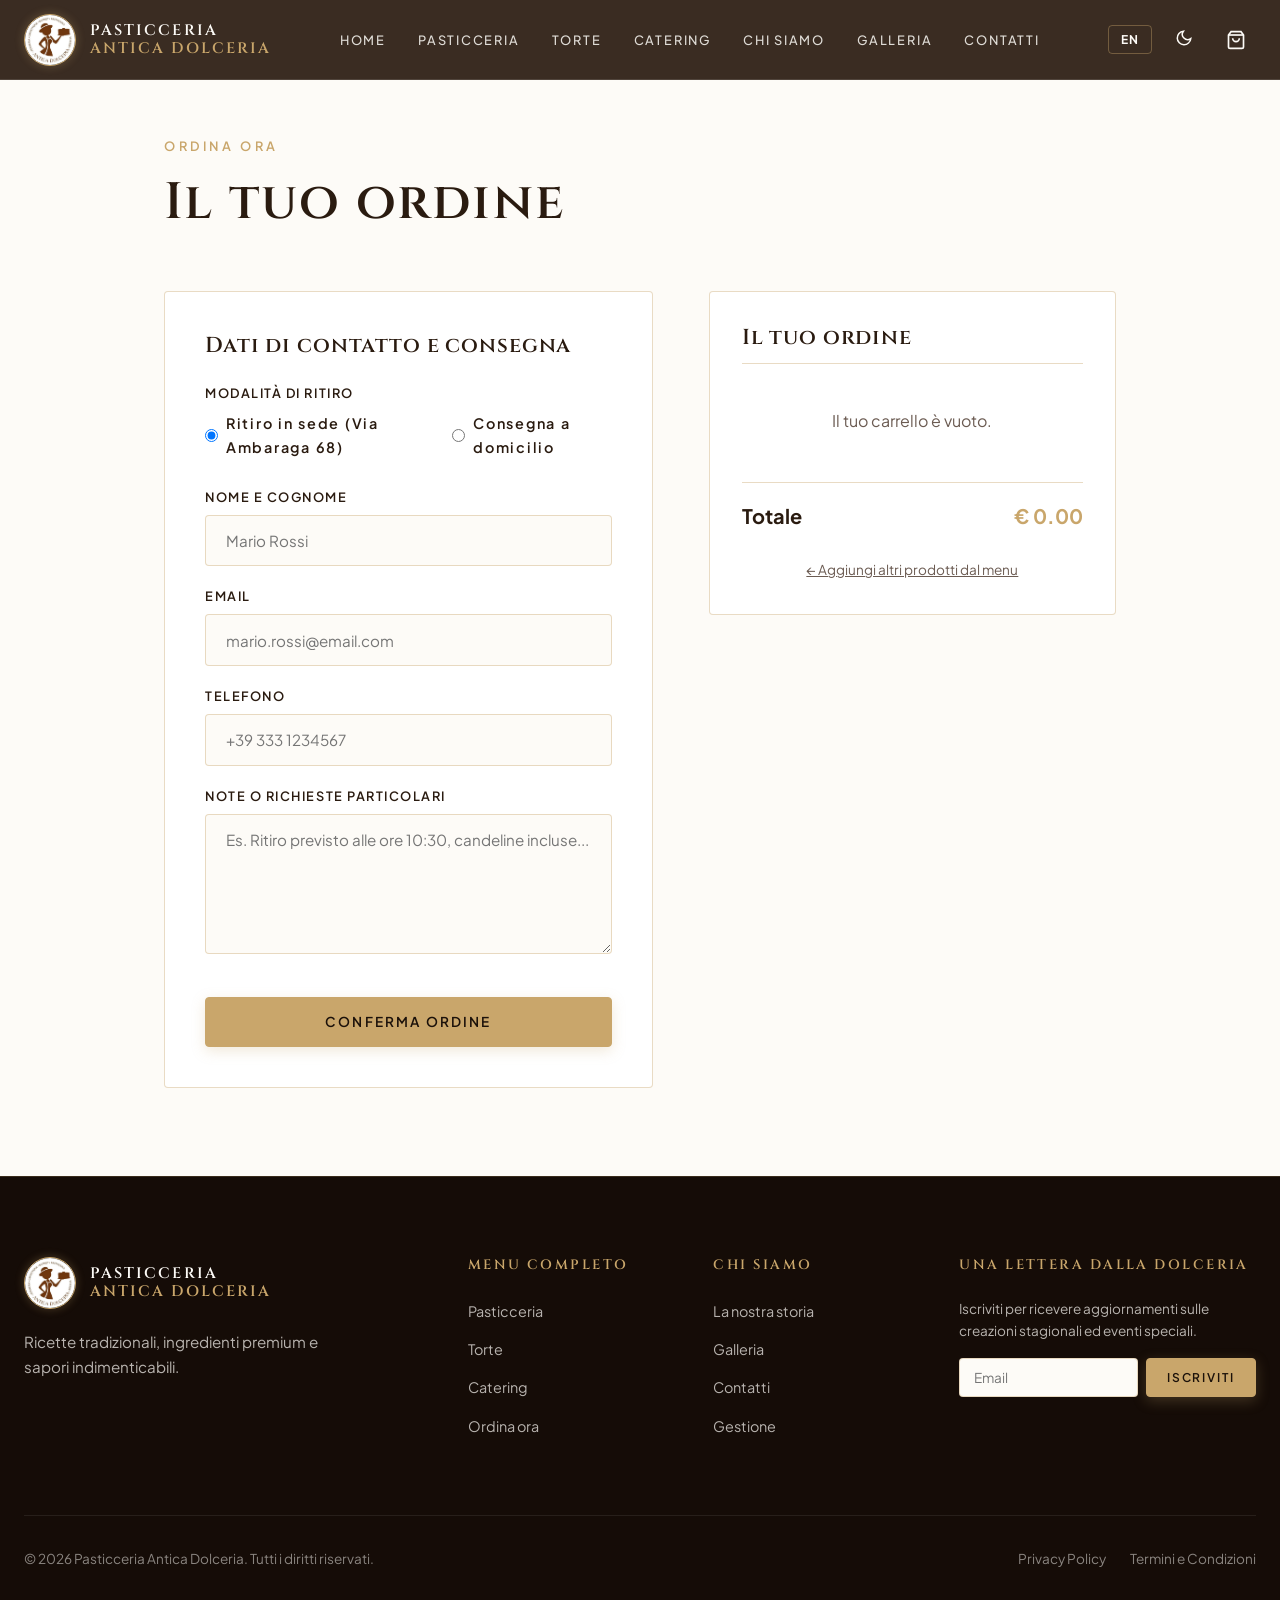
<file: order.html>
<!DOCTYPE html>
<html lang="it">

<head>
  <meta charset="UTF-8">
  <meta name="viewport" content="width=device-width, initial-scale=1.0">
  <title>Ordina online · Checkout | Pasticceria Antica Dolceria</title>
  <meta name="description"
    content="Ordina online le tue paste, torte e cornetti preferiti. Scegli tra ritiro in pasticceria a Mompiano o consegna a domicilio.">
  <link rel="icon" type="image/png" href="assets/images/logo.png">
  <link rel="stylesheet" href="css/style.css">
</head>

<body>

  <!-- Site Header -->
  <header class="site-header">
    <div class="nav-container">
      <a href="index.html" class="brand-logo">
        <img src="assets/images/gallery_1.jpg" alt="Antica Dolceria Logo">
        <span class="brand-text">PASTICCERIA<span class="gold">ANTICA DOLCERIA</span></span>
      </a>

      <nav>
        <ul class="nav-links">
          <li><a href="index.html" data-i18n="home">Home</a></li>
          <li><a href="menu.html" data-i18n="pastries">Pasticceria</a></li>
          <li><a href="cakes.html" data-i18n="cakes">Torte</a></li>
          <li><a href="catering.html" data-i18n="catering">Catering</a></li>
          <li><a href="about.html" data-i18n="about">Chi siamo</a></li>
          <li><a href="gallery.html" data-i18n="gallery">Galleria</a></li>
          <li><a href="contact.html" data-i18n="contact">Contatti</a></li>
        </ul>
      </nav>

      <div class="nav-actions">
        <button id="lang-switch-btn" class="action-btn lang-btn" onclick="AnticaApp.toggleLanguage()"
          aria-label="Change language">EN</button>
        <button id="theme-btn" class="action-btn" onclick="AnticaApp.toggleTheme()" aria-label="Toggle theme">
          <span id="theme-icon"><svg width="18" height="18" viewBox="0 0 24 24" fill="none" stroke="currentColor"
              stroke-width="2">
              <path d="M21 12.79A9 9 0 1 1 11.21 3 7 7 0 0 0 21 12.79z"></path>
            </svg></span>
        </button>
        <button class="action-btn cart-icon-btn" onclick="AnticaApp.openCart()" aria-label="Open cart">
          <svg width="20" height="20" viewBox="0 0 24 24" fill="none" stroke="currentColor" stroke-width="2">
            <path d="M6 2L3 6v14a2 2 0 0 0 2 2h14a2 2 0 0 0 2-2V6l-3-4z"></path>
            <line x1="3" y1="6" x2="21" y2="6"></line>
            <path d="M16 10a4 4 0 0 1-8 0"></path>
          </svg>
          <span class="cart-badge" style="display:none;">0</span>
        </button>
        <button class="action-btn mobile-menu-toggle" onclick="AnticaApp.toggleMobileNav()" aria-label="Menu">
          <svg width="22" height="22" viewBox="0 0 24 24" fill="none" stroke="currentColor" stroke-width="2">
            <line x1="3" y1="12" x2="21" y2="12"></line>
            <line x1="3" y1="6" x2="21" y2="6"></line>
            <line x1="3" y1="18" x2="21" y2="18"></line>
          </svg>
        </button>
      </div>
    </div>
  </header>

  <!-- Mobile Navigation Drawer -->
  <div id="mobile-nav-drawer" class="mobile-nav-drawer">
    <a href="index.html" onclick="AnticaApp.closeMobileNav()" data-i18n="home">Home</a>
    <a href="menu.html" onclick="AnticaApp.closeMobileNav()" data-i18n="pastries">Pasticceria</a>
    <a href="cakes.html" onclick="AnticaApp.closeMobileNav()" data-i18n="cakes">Torte</a>
    <a href="catering.html" onclick="AnticaApp.closeMobileNav()" data-i18n="catering">Catering</a>
    <a href="about.html" onclick="AnticaApp.closeMobileNav()" data-i18n="about">Chi siamo</a>
    <a href="gallery.html" onclick="AnticaApp.closeMobileNav()" data-i18n="gallery">Galleria</a>
    <a href="contact.html" onclick="AnticaApp.closeMobileNav()" data-i18n="contact">Contatti</a>
    <a href="order.html" onclick="AnticaApp.closeMobileNav()" data-i18n="order"
      style="color:var(--gold-primary);">Ordina ora</a>
  </div>

  <!-- Order / Checkout Section -->
  <main class="section-pad" style="padding-top: calc(var(--header-height) + 3.5rem); min-height: 80vh;">
    <div class="container" style="max-width: 1000px;">

      <!-- Confirmation Screen (Hidden by default) -->
      <div id="order-success-screen" style="display:none; text-align:center; padding: 4rem 1rem;">
        <span class="eyebrow" data-i18n="orderForm.successTitle">Grazie! Ordine confermato</span>
        <h1 style="font-size: 3rem; margin-bottom: 1.5rem;" id="success-heading">Grazie per il tuo ordine!</h1>
        <p style="font-size: 1.15rem; color: var(--text-muted); max-width: 540px; margin: 0 auto 2rem auto;"
          id="success-message">
          Abbiamo registrato il tuo ordine. Ti contatteremo a breve per confermare il ritiro o la consegna.
        </p>
        <div
          style="background: var(--bg-card); border: 1px solid var(--gold-border); padding: 1.5rem; border-radius: var(--radius-sm); display: inline-block; margin-bottom: 2.5rem;">
          <span
            style="font-size: 0.85rem; text-transform: uppercase; letter-spacing: 0.14em; color: var(--gold-primary);"
            data-i18n="orderForm.orderNumber">Numero d'ordine</span>
          <div id="order-confirmed-id"
            style="font-family: var(--font-heading); font-size: 1.75rem; font-weight: 700; margin-top: 0.25rem;">
            #AD-000000</div>
        </div>
        <div>
          <a href="index.html" class="gold-btn" data-i18n="home">Torna alla Home</a>
        </div>
      </div>

      <!-- Checkout Form & Order Summary -->
      <div id="checkout-view">
        <div class="section-header text-left">
          <span class="eyebrow" data-i18n="order">Ordina online</span>
          <h1 style="font-size: clamp(2.25rem, 4vw, 3.5rem);" data-i18n="orderForm.title">Il tuo ordine</h1>
        </div>

        <div class="contact-split" style="grid-template-columns: 1.2fr 1fr;">

          <!-- Checkout Customer Info Form -->
          <div class="form-card">
            <h3 style="font-size: 1.35rem; margin-bottom: 1.5rem;">Dati di contatto e consegna</h3>
            <form id="checkout-form" onsubmit="handleOrderSubmit(event)">

              <div class="form-group">
                <label data-i18n="orderForm.fulfillment">Modalità di ritiro</label>
                <div style="display:flex; gap:1rem; margin-top:0.5rem;">
                  <label
                    style="display:flex; align-items:center; gap:0.5rem; font-size:0.9rem; text-transform:none; cursor:pointer;">
                    <input type="radio" name="fulfillment" value="pickup" checked
                      onchange="toggleDeliveryFields(false)">
                    <span data-i18n="orderForm.pickup">Ritiro in sede (Via Ambaraga 68)</span>
                  </label>
                  <label
                    style="display:flex; align-items:center; gap:0.5rem; font-size:0.9rem; text-transform:none; cursor:pointer;">
                    <input type="radio" name="fulfillment" value="delivery" onchange="toggleDeliveryFields(true)">
                    <span data-i18n="orderForm.delivery">Consegna a domicilio</span>
                  </label>
                </div>
              </div>

              <div class="form-group">
                <label data-i18n="orderForm.name">Nome e Cognome</label>
                <input type="text" id="cust-name" class="field" required placeholder="Mario Rossi">
              </div>

              <div class="form-group">
                <label data-i18n="orderForm.email">Email</label>
                <input type="email" id="cust-email" class="field" required placeholder="mario.rossi@email.com">
              </div>

              <div class="form-group">
                <label data-i18n="orderForm.phone">Telefono</label>
                <input type="tel" id="cust-phone" class="field" required placeholder="+39 333 1234567">
              </div>

              <div class="form-group" id="delivery-address-group" style="display:none;">
                <label data-i18n="orderForm.address">Indirizzo di consegna</label>
                <input type="text" id="cust-address" class="field" placeholder="Via, civico, CAP, città">
              </div>

              <div class="form-group">
                <label data-i18n="orderForm.notes">Note o orario desiderato</label>
                <textarea id="cust-notes" class="field" rows="3"
                  placeholder="Es. Ritiro previsto alle ore 10:30, candeline incluse..."></textarea>
              </div>

              <button type="submit" id="submit-order-btn" class="gold-btn" style="width:100%; margin-top:1rem;"
                data-i18n="orderForm.submit">
                Conferma ordine
              </button>
            </form>
          </div>

          <!-- Order Summary Sidebar -->
          <div
            style="background: var(--bg-card); border: 1px solid var(--gold-border); padding: 2rem; border-radius: var(--radius-sm); height: fit-content;">
            <h3
              style="font-size: 1.35rem; margin-bottom: 1.25rem; border-bottom: 1px solid var(--gold-border); padding-bottom: 0.75rem;"
              data-i18n="cart">Riepilogo carrello</h3>

            <div id="checkout-items-list" style="margin-bottom: 1.5rem;">
              <!-- Rendered dynamically -->
            </div>

            <div
              style="border-top: 1.5px solid var(--gold-border); padding-top: 1rem; display: flex; justify-content: space-between; align-items: center; font-size: 1.25rem; font-weight: 700;">
              <span data-i18n="total">Totale</span>
              <span id="checkout-total-price" style="color: var(--gold-primary);">€ 0.00</span>
            </div>

            <div style="margin-top: 1.5rem; text-align: center;">
              <a href="menu.html" style="font-size: 0.85rem; color: var(--text-muted); text-decoration: underline;">←
                Aggiungi altri prodotti dal menu</a>
            </div>
          </div>

        </div>
      </div>

    </div>
  </main>

  <!-- Footer -->
  <footer class="site-footer">
    <div class="container">
      <div class="footer-grid">
        <div class="footer-col">
          <div class="brand-logo" style="margin-bottom:1.25rem;">
            <img src="assets/images/gallery_1.jpg" alt="Antica Dolceria">
            <span class="brand-text">PASTICCERIA<span class="gold">ANTICA DOLCERIA</span></span>
          </div>
          <p style="color: rgba(253,251,247,0.7); font-size: 0.95rem; max-width: 320px;" data-i18n="sub">Ricette
            tradizionali, ingredienti premium e sapori indimenticabili.</p>
        </div>

        <div class="footer-col">
          <h4 data-i18n="menu">Menu</h4>
          <ul class="footer-links">
            <li><a href="menu.html" data-i18n="pastries">Pasticceria</a></li>
            <li><a href="cakes.html" data-i18n="cakes">Torte</a></li>
            <li><a href="catering.html" data-i18n="catering">Catering</a></li>
            <li><a href="order.html" data-i18n="order">Ordina ora</a></li>
          </ul>
        </div>

        <div class="footer-col">
          <h4 data-i18n="about">Chi siamo</h4>
          <ul class="footer-links">
            <li><a href="about.html" data-i18n="storyEyebrow">La nostra storia</a></li>
            <li><a href="gallery.html" data-i18n="gallery">Galleria</a></li>
            <li><a href="contact.html" data-i18n="contact">Contatti</a></li>
            <li><a href="admin.html" data-i18n="admin">Gestione</a></li>
          </ul>
        </div>

        <div class="footer-col">
          <h4 data-i18n="newsletter">Una lettera dalla Dolceria</h4>
          <p style="color: rgba(253,251,247,0.7); font-size: 0.85rem; margin-bottom: 1rem;" data-i18n="newsletterSub">
            Iscriviti per ricevere aggiornamenti sulle creazioni stagionali ed eventi speciali.</p>
          <form onsubmit="handleNewsletterSubmit(event)" style="display:flex; gap:0.5rem;">
            <input type="email" required placeholder="Email" class="field"
              style="padding:0.6rem 0.85rem; font-size:0.85rem;">
            <button type="submit" class="gold-btn" style="padding:0.6rem 1.25rem; font-size:0.75rem;"
              data-i18n="subscribe">Iscriviti</button>
          </form>
        </div>
      </div>

      <div class="footer-bottom">
        <div>© 2026 Pasticceria Antica Dolceria. <span data-i18n="rights">Tutti i diritti riservati.</span></div>
        <div style="display:flex; gap:1.5rem;">
          <a href="privacy.html" data-i18n="privacy">Privacy Policy</a>
          <a href="terms.html" data-i18n="terms">Termini e Condizioni</a>
        </div>
      </div>
    </div>
  </footer>

  <!-- Slide-over Cart Drawer -->
  <div id="cart-drawer-overlay" class="cart-drawer-overlay">
    <div class="cart-drawer">
      <div class="cart-header">
        <h3 data-i18n="cartTitle">Carrello</h3>
        <button class="close-btn" onclick="AnticaApp.closeCart()" aria-label="Close">✕</button>
      </div>
      <div id="cart-items-container" class="cart-items-list"></div>
      <div class="cart-footer">
        <div class="cart-total-row">
          <span data-i18n="total">Totale</span>
          <span id="cart-total-amount">€ 0.00</span>
        </div>
        <a href="order.html" class="gold-btn" style="width: 100%;" onclick="AnticaApp.closeCart()"
          data-i18n="checkout">Procedi all'ordine</a>
      </div>
    </div>
  </div>

  <script src="js/data.js"></script>
  <script src="js/app.js"></script>
  <script>
    function toggleDeliveryFields(isDelivery) {
      const field = document.getElementById('delivery-address-group');
      const addressInput = document.getElementById('cust-address');
      if (field) field.style.display = isDelivery ? 'block' : 'none';
      if (addressInput) addressInput.required = isDelivery;
    }

    function renderCheckoutSummary() {
      const container = document.getElementById('checkout-items-list');
      const totalEl = document.getElementById('checkout-total-price');
      const submitBtn = document.getElementById('submit-order-btn');
      const lang = AnticaApp.lang;

      if (!container) return;

      if (AnticaApp.cart.length === 0) {
        container.innerHTML = `
          <p style="color:var(--text-muted); text-align:center; padding:1.5rem 0;">${lang === 'it' ? 'Il tuo carrello è vuoto.' : 'Your cart is empty.'}</p>
        `;
        if (totalEl) totalEl.textContent = '€ 0.00';
        if (submitBtn) submitBtn.disabled = true;
      } else {
        if (submitBtn) submitBtn.disabled = false;
        container.innerHTML = AnticaApp.cart.map(item => `
          <div style="display:flex; justify-content:space-between; align-items:center; margin-bottom:0.85rem; font-size:0.95rem;">
            <div>
              <strong>${item.quantity}x</strong> ${lang === 'it' ? item.name_it : item.name_en}
            </div>
            <div style="font-weight:600; color:var(--gold-primary);">
              € ${(item.price * item.quantity).toFixed(2)}
            </div>
          </div>
        `).join('');

        if (totalEl) {
          totalEl.textContent = `€ ${AnticaApp.getCartTotal().toFixed(2)}`;
        }
      }
    }

    function handleOrderSubmit(e) {
      e.preventDefault();
      if (AnticaApp.cart.length === 0) {
        AnticaApp.showToast(AnticaApp.lang === 'it' ? 'Il carrello è vuoto!' : 'Your cart is empty!');
        return;
      }

      const fulfillmentVal = document.querySelector('input[name="fulfillment"]:checked').value;
      const orderId = 'AD-' + Math.floor(100000 + Math.random() * 900000);

      const orderData = {
        id: orderId,
        date: new Date().toISOString(),
        customer: {
          name: document.getElementById('cust-name').value,
          email: document.getElementById('cust-email').value,
          phone: document.getElementById('cust-phone').value,
          fulfillment: fulfillmentVal,
          address: document.getElementById('cust-address') ? document.getElementById('cust-address').value : '',
          notes: document.getElementById('cust-notes').value
        },
        items: [...AnticaApp.cart],
        total: AnticaApp.getCartTotal()
      };

      // Save to localStorage orders
      const orders = JSON.parse(localStorage.getItem('ad-orders') || '[]');
      orders.unshift(orderData);
      localStorage.setItem('ad-orders', JSON.stringify(orders));

      // Clear Cart
      AnticaApp.cart = [];
      AnticaApp.saveCart();
      AnticaApp.renderCartUI();

      // Show Confirmation Screen
      document.getElementById('checkout-view').style.display = 'none';
      const successScreen = document.getElementById('order-success-screen');
      successScreen.style.display = 'block';
      document.getElementById('order-confirmed-id').textContent = '#' + orderId;
      window.scrollTo({ top: 0, behavior: 'smooth' });
    }

    window.renderPageDynamicContent = function (lang) {
      renderCheckoutSummary();
    };

    document.addEventListener('DOMContentLoaded', () => {
      renderCheckoutSummary();
    });
  </script>
</body>

</html>
</file>
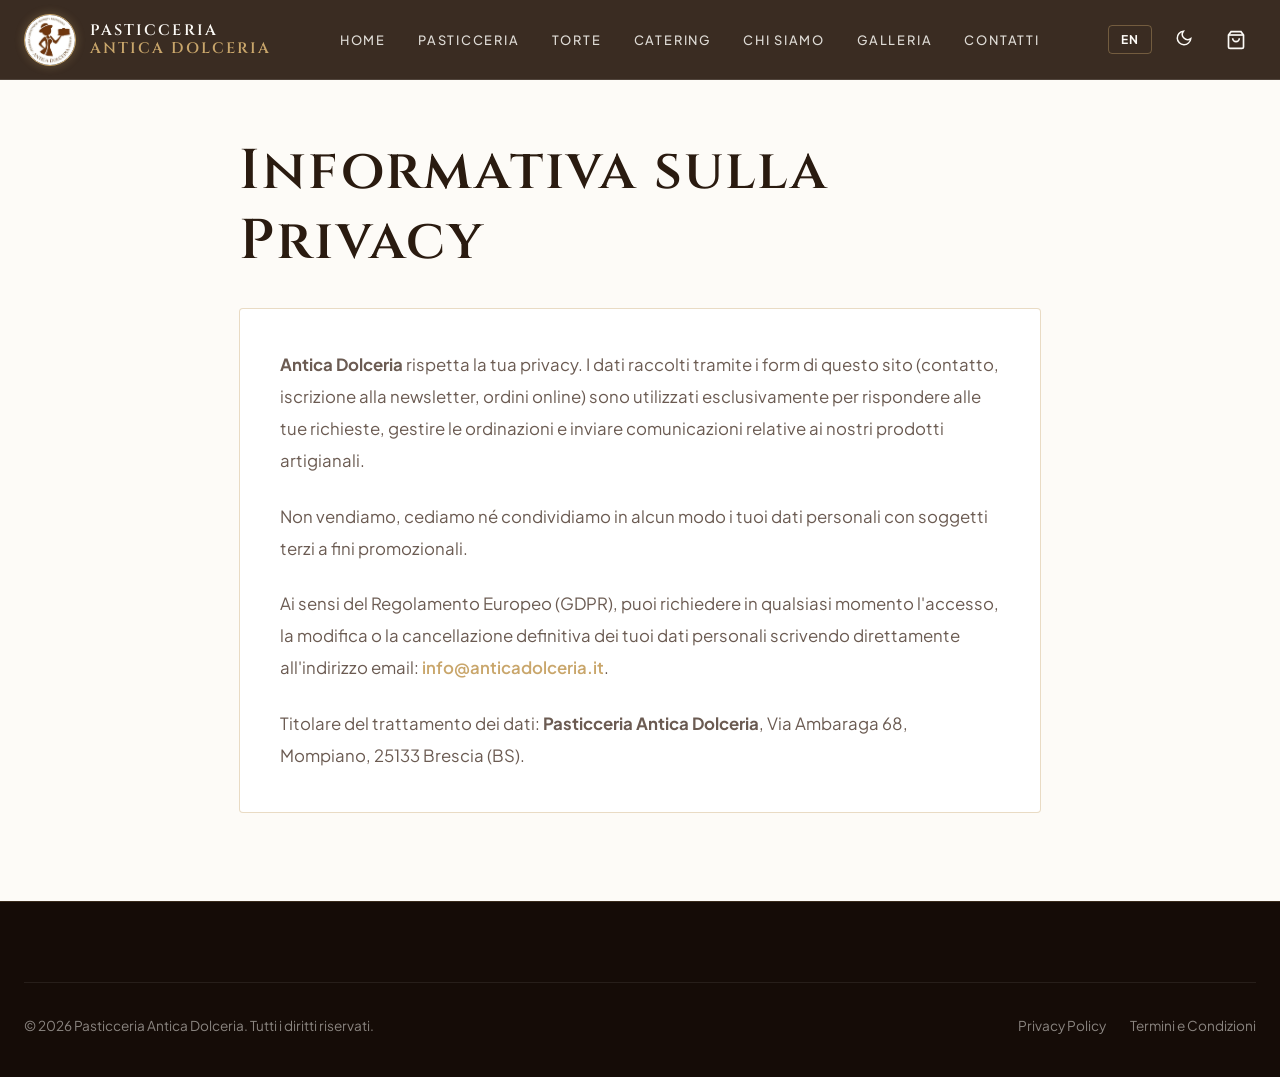
<file: privacy.html>
<!DOCTYPE html>
<html lang="it">

<head>
  <meta charset="UTF-8">
  <meta name="viewport" content="width=device-width, initial-scale=1.0">
  <title>Privacy Policy | Pasticceria Antica Dolceria</title>
  <link rel="icon" type="image/png" href="assets/images/logo.png">
  <link rel="stylesheet" href="css/style.css">
</head>

<body>

  <!-- Site Header -->
  <header class="site-header">
    <div class="nav-container">
      <a href="index.html" class="brand-logo">
        <img src="assets/images/gallery_1.jpg" alt="Antica Dolceria Logo">
        <span class="brand-text">PASTICCERIA<span class="gold">ANTICA DOLCERIA</span></span>
      </a>

      <nav>
        <ul class="nav-links">
          <li><a href="index.html" data-i18n="home">Home</a></li>
          <li><a href="menu.html" data-i18n="pastries">Pasticceria</a></li>
          <li><a href="cakes.html" data-i18n="cakes">Torte</a></li>
          <li><a href="catering.html" data-i18n="catering">Catering</a></li>
          <li><a href="about.html" data-i18n="about">Chi siamo</a></li>
          <li><a href="gallery.html" data-i18n="gallery">Galleria</a></li>
          <li><a href="contact.html" data-i18n="contact">Contatti</a></li>
        </ul>
      </nav>

      <div class="nav-actions">
        <button id="lang-switch-btn" class="action-btn lang-btn" onclick="AnticaApp.toggleLanguage()"
          aria-label="Change language">EN</button>
        <button id="theme-btn" class="action-btn" onclick="AnticaApp.toggleTheme()" aria-label="Toggle theme">
          <span id="theme-icon"><svg width="18" height="18" viewBox="0 0 24 24" fill="none" stroke="currentColor"
              stroke-width="2">
              <path d="M21 12.79A9 9 0 1 1 11.21 3 7 7 0 0 0 21 12.79z"></path>
            </svg></span>
        </button>
        <button class="action-btn cart-icon-btn" onclick="AnticaApp.openCart()" aria-label="Open cart">
          <svg width="20" height="20" viewBox="0 0 24 24" fill="none" stroke="currentColor" stroke-width="2">
            <path d="M6 2L3 6v14a2 2 0 0 0 2 2h14a2 2 0 0 0 2-2V6l-3-4z"></path>
            <line x1="3" y1="6" x2="21" y2="6"></line>
            <path d="M16 10a4 4 0 0 1-8 0"></path>
          </svg>
          <span class="cart-badge" style="display:none;">0</span>
        </button>
      </div>
    </div>
  </header>

  <main class="section-pad" style="padding-top: calc(var(--header-height) + 3.5rem); min-height: 80vh;">
    <div class="container" style="max-width: 850px;">
      <h1 style="font-size: clamp(2.5rem, 5vw, 3.5rem); margin-bottom: 2rem;">Informativa sulla Privacy</h1>

      <div style="line-height: 1.9; color: var(--text-muted); font-size: 1.05rem;" class="form-card">
        <p style="margin-bottom: 1.5rem;">
          <strong>Antica Dolceria</strong> rispetta la tua privacy. I dati raccolti tramite i form di questo sito
          (contatto, iscrizione alla newsletter, ordini online) sono utilizzati esclusivamente per rispondere alle tue
          richieste, gestire le ordinazioni e inviare comunicazioni relative ai nostri prodotti artigianali.
        </p>
        <p style="margin-bottom: 1.5rem;">
          Non vendiamo, cediamo né condividiamo in alcun modo i tuoi dati personali con soggetti terzi a fini
          promozionali.
        </p>
        <p style="margin-bottom: 1.5rem;">
          Ai sensi del Regolamento Europeo (GDPR), puoi richiedere in qualsiasi momento l'accesso, la modifica o la
          cancellazione definitiva dei tuoi dati personali scrivendo direttamente all'indirizzo email: <a
            href="mailto:info@anticadolceria.it"
            style="color:var(--gold-primary); font-weight:600;">info@anticadolceria.it</a>.
        </p>
        <p>
          Titolare del trattamento dei dati: <strong>Pasticceria Antica Dolceria</strong>, Via Ambaraga 68, Mompiano,
          25133 Brescia (BS).
        </p>
      </div>
    </div>
  </main>

  <!-- Footer -->
  <footer class="site-footer">
    <div class="container">
      <div class="footer-bottom">
        <div>© 2026 Pasticceria Antica Dolceria. Tutti i diritti riservati.</div>
        <div style="display:flex; gap:1.5rem;">
          <a href="privacy.html">Privacy Policy</a>
          <a href="terms.html">Termini e Condizioni</a>
        </div>
      </div>
    </div>
  </footer>

  <script src="js/data.js"></script>
  <script src="js/app.js"></script>
</body>

</html>
</file>
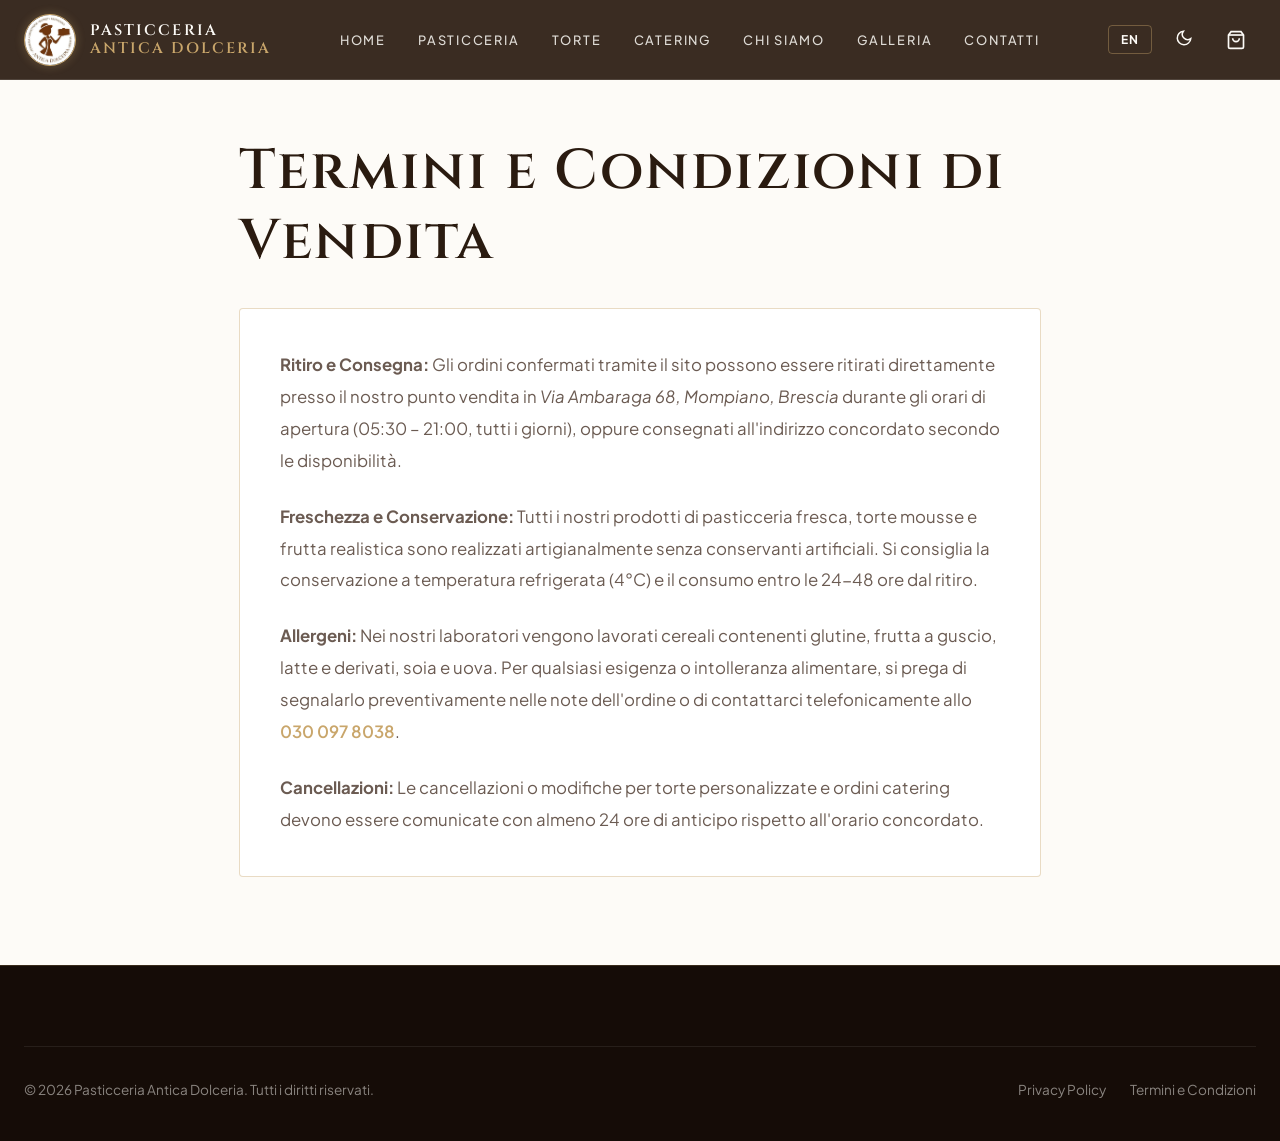
<file: terms.html>
<!DOCTYPE html>
<html lang="it">

<head>
  <meta charset="UTF-8">
  <meta name="viewport" content="width=device-width, initial-scale=1.0">
  <title>Termini e Condizioni | Pasticceria Antica Dolceria</title>
  <link rel="icon" type="image/png" href="assets/images/logo.png">
  <link rel="stylesheet" href="css/style.css">
</head>

<body>

  <!-- Site Header -->
  <header class="site-header">
    <div class="nav-container">
      <a href="index.html" class="brand-logo">
        <img src="assets/images/gallery_1.jpg" alt="Antica Dolceria Logo">
        <span class="brand-text">PASTICCERIA<span class="gold">ANTICA DOLCERIA</span></span>
      </a>

      <nav>
        <ul class="nav-links">
          <li><a href="index.html" data-i18n="home">Home</a></li>
          <li><a href="menu.html" data-i18n="pastries">Pasticceria</a></li>
          <li><a href="cakes.html" data-i18n="cakes">Torte</a></li>
          <li><a href="catering.html" data-i18n="catering">Catering</a></li>
          <li><a href="about.html" data-i18n="about">Chi siamo</a></li>
          <li><a href="gallery.html" data-i18n="gallery">Galleria</a></li>
          <li><a href="contact.html" data-i18n="contact">Contatti</a></li>
        </ul>
      </nav>

      <div class="nav-actions">
        <button id="lang-switch-btn" class="action-btn lang-btn" onclick="AnticaApp.toggleLanguage()"
          aria-label="Change language">EN</button>
        <button id="theme-btn" class="action-btn" onclick="AnticaApp.toggleTheme()" aria-label="Toggle theme">
          <span id="theme-icon"><svg width="18" height="18" viewBox="0 0 24 24" fill="none" stroke="currentColor"
              stroke-width="2">
              <path d="M21 12.79A9 9 0 1 1 11.21 3 7 7 0 0 0 21 12.79z"></path>
            </svg></span>
        </button>
        <button class="action-btn cart-icon-btn" onclick="AnticaApp.openCart()" aria-label="Open cart">
          <svg width="20" height="20" viewBox="0 0 24 24" fill="none" stroke="currentColor" stroke-width="2">
            <path d="M6 2L3 6v14a2 2 0 0 0 2 2h14a2 2 0 0 0 2-2V6l-3-4z"></path>
            <line x1="3" y1="6" x2="21" y2="6"></line>
            <path d="M16 10a4 4 0 0 1-8 0"></path>
          </svg>
          <span class="cart-badge" style="display:none;">0</span>
        </button>
      </div>
    </div>
  </header>

  <main class="section-pad" style="padding-top: calc(var(--header-height) + 3.5rem); min-height: 80vh;">
    <div class="container" style="max-width: 850px;">
      <h1 style="font-size: clamp(2.5rem, 5vw, 3.5rem); margin-bottom: 2rem;">Termini e Condizioni di Vendita</h1>

      <div style="line-height: 1.9; color: var(--text-muted); font-size: 1.05rem;" class="form-card">
        <p style="margin-bottom: 1.5rem;">
          <strong>Ritiro e Consegna:</strong> Gli ordini confermati tramite il sito possono essere ritirati direttamente
          presso il nostro punto vendita in <em>Via Ambaraga 68, Mompiano, Brescia</em> durante gli orari di apertura
          (05:30 – 21:00, tutti i giorni), oppure consegnati all'indirizzo concordato secondo le disponibilità.
        </p>
        <p style="margin-bottom: 1.5rem;">
          <strong>Freschezza e Conservazione:</strong> Tutti i nostri prodotti di pasticceria fresca, torte mousse e
          frutta realistica sono realizzati artigianalmente senza conservanti artificiali. Si consiglia la conservazione
          a temperatura refrigerata (4°C) e il consumo entro le 24-48 ore dal ritiro.
        </p>
        <p style="margin-bottom: 1.5rem;">
          <strong>Allergeni:</strong> Nei nostri laboratori vengono lavorati cereali contenenti glutine, frutta a
          guscio, latte e derivati, soia e uova. Per qualsiasi esigenza o intolleranza alimentare, si prega di
          segnalarlo preventivamente nelle note dell'ordine o di contattarci telefonicamente allo <a
            href="tel:+390300978038" style="color:var(--gold-primary); font-weight:600;">030 097 8038</a>.
        </p>
        <p>
          <strong>Cancellazioni:</strong> Le cancellazioni o modifiche per torte personalizzate e ordini catering devono
          essere comunicate con almeno 24 ore di anticipo rispetto all'orario concordato.
        </p>
      </div>
    </div>
  </main>

  <!-- Footer -->
  <footer class="site-footer">
    <div class="container">
      <div class="footer-bottom">
        <div>© 2026 Pasticceria Antica Dolceria. Tutti i diritti riservati.</div>
        <div style="display:flex; gap:1.5rem;">
          <a href="privacy.html">Privacy Policy</a>
          <a href="terms.html">Termini e Condizioni</a>
        </div>
      </div>
    </div>
  </footer>

  <script src="js/data.js"></script>
  <script src="js/app.js"></script>
</body>

</html>
</file>
<file: css/style.css>
/* ==========================================================================
   PASTICCERIA ANTICA DOLCERIA - DESIGN SYSTEM & STYLESHEET
   100% Autonomous Vanilla CSS
   ========================================================================== */

@import url('https://fonts.googleapis.com/css2?family=Cinzel:wght@400;500;600;700;800&family=Plus+Jakarta+Sans:ital,wght@0,300;0,400;0,500;0,600;0,700;1,400&family=Playfair+Display:ital,wght@0,400;0,600;0,700;1,400&display=swap');

:root {
  /* Color Palette */
  --bg-primary: #FDFBF7;
  --bg-secondary: #E8DCCB;
  --bg-dark: #1B110A;
  --bg-card: #FFFFFF;
  --bg-card-alt: #F7F3EB;
  
  --text-main: #2A1B10;
  --text-muted: #6B5B52;
  --text-light: #FDFBF7;
  
  --gold-primary: #C9A66B;
  --gold-hover: #D8B77D;
  --gold-border: rgba(201, 166, 107, 0.4);
  --gold-glow: rgba(201, 166, 107, 0.25);
  
  --accent-brown: #5A3A22;
  --nav-bg: rgba(42, 27, 16, 0.92);
  --nav-border: rgba(255, 255, 255, 0.12);
  
  --shadow-sm: 0 2px 8px rgba(27, 17, 10, 0.06);
  --shadow-md: 0 8px 24px rgba(27, 17, 10, 0.12);
  --shadow-lg: 0 16px 40px rgba(27, 17, 10, 0.2);

  /* Typography */
  --font-heading: 'Cinzel', 'Playfair Display', Georgia, serif;
  --font-body: 'Plus Jakarta Sans', -apple-system, BlinkMacSystemFont, 'Segoe UI', Roboto, sans-serif;
  --font-accent: 'Playfair Display', Georgia, serif;

  /* Layout */
  --header-height: 80px;
  --container-max: 1400px;
  --radius-sm: 4px;
  --radius-md: 8px;
  --radius-lg: 16px;
  --radius-full: 9999px;
  --transition: all 0.3s cubic-bezier(0.16, 1, 0.3, 1);
}

/* Dark Mode Overrides */
html.dark {
  --bg-primary: #1B110A;
  --bg-secondary: #2A1B10;
  --bg-card: #24160E;
  --bg-card-alt: #2D1D13;
  
  --text-main: #FDFBF7;
  --text-muted: #BAA99D;
  --text-light: #FDFBF7;
  
  --nav-bg: rgba(27, 17, 10, 0.94);
  --nav-border: rgba(201, 166, 107, 0.2);
  --gold-border: rgba(201, 166, 107, 0.35);
}

/* Reset & Base */
*, *::before, *::after {
  box-sizing: border-box;
  margin: 0;
  padding: 0;
}

html {
  font-size: 16px;
  scroll-behavior: smooth;
  -webkit-text-size-adjust: 100%;
}

body {
  font-family: var(--font-body);
  background-color: var(--bg-primary);
  color: var(--text-main);
  line-height: 1.65;
  transition: background-color 0.4s ease, color 0.4s ease;
  overflow-x: hidden;
}

/* Typography Helpers */
h1, h2, h3, h4, h5, h6 {
  font-family: var(--font-heading);
  font-weight: 600;
  line-height: 1.25;
  letter-spacing: 0.04em;
}

a {
  color: inherit;
  text-decoration: none;
  transition: var(--transition);
}

img, video {
  max-width: 100%;
  display: block;
}

button {
  cursor: pointer;
  border: none;
  background: none;
  font-family: inherit;
  transition: var(--transition);
}

/* Common Layout Elements */
.container {
  width: 100%;
  max-width: var(--container-max);
  margin-left: auto;
  margin-right: auto;
  padding-left: 1.5rem;
  padding-right: 1.5rem;
}

.section-pad {
  padding-top: 5.5rem;
  padding-bottom: 5.5rem;
}

.eyebrow {
  display: block;
  font-size: 0.8rem;
  text-transform: uppercase;
  letter-spacing: 0.28em;
  color: var(--gold-primary);
  margin-bottom: 0.85rem;
  font-weight: 600;
}

.section-header {
  text-align: center;
  max-width: 750px;
  margin: 0 auto 3.5rem auto;
}

.section-header.text-left {
  text-align: left;
  margin-left: 0;
}

.section-header h2 {
  font-size: clamp(2rem, 4vw, 3.25rem);
  margin-bottom: 1rem;
}

.section-header p {
  color: var(--text-muted);
  font-size: 1.05rem;
  line-height: 1.7;
}

/* Buttons */
.gold-btn {
  display: inline-flex;
  align-items: center;
  justify-content: center;
  gap: 0.5rem;
  background: var(--gold-primary);
  color: #1B110A !important;
  font-family: var(--font-body);
  font-weight: 600;
  font-size: 0.85rem;
  text-transform: uppercase;
  letter-spacing: 0.16em;
  padding: 0.95rem 2rem;
  border: 1px solid var(--gold-primary);
  border-radius: var(--radius-sm);
  transition: var(--transition);
  box-shadow: 0 4px 14px var(--gold-glow);
}

.gold-btn:hover {
  background: var(--gold-hover);
  transform: translateY(-2px);
  box-shadow: 0 6px 20px var(--gold-glow);
}

.outline-btn {
  display: inline-flex;
  align-items: center;
  justify-content: center;
  gap: 0.5rem;
  background: transparent;
  color: var(--text-main);
  font-family: var(--font-body);
  font-weight: 600;
  font-size: 0.85rem;
  text-transform: uppercase;
  letter-spacing: 0.16em;
  padding: 0.95rem 2rem;
  border: 1px solid var(--gold-primary);
  border-radius: var(--radius-sm);
  transition: var(--transition);
}

.outline-btn:hover {
  background: var(--gold-primary);
  color: #1B110A;
}

/* Header & Navbar */
.site-header {
  position: fixed;
  top: 0;
  left: 0;
  right: 0;
  z-index: 1000;
  background: var(--nav-bg);
  backdrop-filter: blur(16px);
  -webkit-backdrop-filter: blur(16px);
  border-bottom: 1px solid var(--nav-border);
  color: var(--text-light);
  height: var(--header-height);
  transition: var(--transition);
}

.nav-container {
  display: flex;
  align-items: center;
  justify-content: space-between;
  height: 100%;
  max-width: 1500px;
  margin: 0 auto;
  padding: 0 1.5rem;
}

.brand-logo {
  display: flex;
  align-items: center;
  gap: 0.85rem;
}

.brand-logo img {
  width: 52px;
  height: 52px;
  border-radius: 50%;
  object-fit: cover;
  border: 1.5px solid var(--gold-primary);
  box-shadow: 0 0 10px rgba(201, 166, 107, 0.3);
}

.brand-text {
  font-family: var(--font-heading);
  font-size: 0.95rem;
  line-height: 1.15;
  letter-spacing: 0.14em;
  font-weight: 600;
}

.brand-text .gold {
  color: var(--gold-primary);
  display: block;
}

.nav-links {
  display: flex;
  align-items: center;
  gap: 2rem;
  list-style: none;
}

.nav-links a {
  font-size: 0.8rem;
  text-transform: uppercase;
  letter-spacing: 0.14em;
  font-weight: 500;
  color: rgba(253, 251, 247, 0.85);
  position: relative;
  padding: 0.5rem 0;
}

.nav-links a:hover,
.nav-links a.active {
  color: var(--gold-primary);
}

.nav-links a::after {
  content: '';
  position: absolute;
  bottom: 0;
  left: 0;
  width: 0;
  height: 1.5px;
  background: var(--gold-primary);
  transition: width 0.3s ease;
}

.nav-links a:hover::after,
.nav-links a.active::after {
  width: 100%;
}

.nav-actions {
  display: flex;
  align-items: center;
  gap: 0.75rem;
}

.action-btn {
  display: inline-flex;
  align-items: center;
  justify-content: center;
  color: var(--text-light);
  padding: 0.5rem 0.65rem;
  border-radius: var(--radius-sm);
  font-size: 0.85rem;
  font-weight: 700;
  transition: var(--transition);
}

.action-btn:hover {
  color: var(--gold-primary);
  background: rgba(255, 255, 255, 0.08);
}

.lang-btn {
  border: 1px solid rgba(201, 166, 107, 0.4);
  padding: 0.35rem 0.75rem;
  font-size: 0.75rem;
  letter-spacing: 0.1em;
}

.cart-icon-btn {
  position: relative;
}

.cart-badge {
  position: absolute;
  top: -4px;
  right: -4px;
  background: var(--gold-primary);
  color: #1B110A;
  font-size: 0.7rem;
  font-weight: 700;
  width: 19px;
  height: 19px;
  border-radius: 50%;
  display: flex;
  align-items: center;
  justify-content: center;
}

.mobile-menu-toggle {
  display: none;
  padding: 0.5rem;
  color: var(--text-light);
}

/* Hero Section */
.hero-section {
  position: relative;
  min-height: 100vh;
  display: flex;
  align-items: flex-end;
  padding-bottom: 5.5rem;
  padding-top: calc(var(--header-height) + 2rem);
  overflow: hidden;
  color: #FDFBF7;
}

.hero-video-bg {
  position: absolute;
  inset: 0;
  width: 100%;
  height: 100%;
  object-fit: cover;
  z-index: 1;
}

.hero-overlay {
  position: absolute;
  inset: 0;
  background: linear-gradient(to top, rgba(27, 17, 10, 0.95) 0%, rgba(27, 17, 10, 0.55) 45%, rgba(0, 0, 0, 0.3) 100%);
  z-index: 2;
}

.hero-content {
  position: relative;
  z-index: 3;
  width: 100%;
}

.hero-content h1 {
  font-size: clamp(2.5rem, 5.5vw, 4.75rem);
  max-width: 900px;
  margin-bottom: 1.25rem;
  line-height: 1.15;
}

.hero-content p {
  font-size: clamp(1.1rem, 2vw, 1.35rem);
  max-width: 680px;
  color: rgba(253, 251, 247, 0.85);
  margin-bottom: 2.25rem;
}

.hero-actions {
  display: flex;
  gap: 1.25rem;
  flex-wrap: wrap;
}

/* Page Banner / Mini Hero */
.page-banner {
  position: relative;
  min-height: 55vh;
  display: flex;
  align-items: center;
  padding-top: var(--header-height);
  overflow: hidden;
  color: #FDFBF7;
}

.page-banner .hero-video-bg {
  z-index: 1;
}

.page-banner .hero-overlay {
  background: rgba(27, 17, 10, 0.65);
  z-index: 2;
}

.page-banner .hero-content {
  z-index: 3;
}

.page-banner h1 {
  font-size: clamp(2.5rem, 5vw, 4.5rem);
}

/* Product Cards Grid */
.product-grid {
  display: grid;
  grid-template-columns: repeat(auto-fill, minmax(280px, 1fr));
  gap: 2rem;
}

.product-card {
  background: var(--bg-card);
  border: 1px solid var(--gold-border);
  border-radius: var(--radius-sm);
  overflow: hidden;
  display: flex;
  flex-direction: column;
  transition: var(--transition);
}

.product-card:hover {
  transform: translateY(-4px);
  box-shadow: var(--shadow-md);
  border-color: var(--gold-primary);
}

.product-image-wrap {
  aspect-ratio: 1 / 1;
  background: var(--bg-secondary);
  position: relative;
  overflow: hidden;
}

.product-image-wrap img {
  width: 100%;
  height: 100%;
  object-fit: cover;
  transition: transform 0.6s cubic-bezier(0.16, 1, 0.3, 1);
}

.product-card:hover .product-image-wrap img {
  transform: scale(1.06);
}

.product-badge {
  position: absolute;
  top: 12px;
  right: 12px;
  background: var(--gold-primary);
  color: #1B110A;
  font-size: 0.7rem;
  font-weight: 700;
  text-transform: uppercase;
  letter-spacing: 0.1em;
  padding: 0.25rem 0.65rem;
  border-radius: var(--radius-sm);
}

.product-info {
  padding: 1.5rem;
  display: flex;
  flex-direction: column;
  flex-grow: 1;
}

.product-title {
  font-family: var(--font-heading);
  font-size: 1.25rem;
  margin-bottom: 0.5rem;
}

.product-desc {
  color: var(--text-muted);
  font-size: 0.9rem;
  line-height: 1.5;
  margin-bottom: 1.25rem;
  flex-grow: 1;
}

.product-meta {
  display: flex;
  align-items: center;
  justify-content: space-between;
  padding-top: 1rem;
  border-top: 1px solid var(--gold-border);
}

.product-price {
  font-family: var(--font-heading);
  font-size: 1.25rem;
  font-weight: 700;
  color: var(--gold-primary);
}

.add-cart-btn {
  background: transparent;
  color: var(--text-main);
  border: 1px solid var(--gold-primary);
  padding: 0.45rem 1rem;
  font-size: 0.75rem;
  font-weight: 600;
  text-transform: uppercase;
  letter-spacing: 0.12em;
  border-radius: var(--radius-sm);
  display: inline-flex;
  align-items: center;
  gap: 0.4rem;
}

.add-cart-btn:hover {
  background: var(--gold-primary);
  color: #1B110A;
}

/* Category Filter Chips */
.filter-tabs {
  display: flex;
  flex-wrap: wrap;
  gap: 0.5rem;
  margin-bottom: 3rem;
  justify-content: center;
}

.filter-chip {
  padding: 0.65rem 1.4rem;
  font-size: 0.75rem;
  text-transform: uppercase;
  letter-spacing: 0.16em;
  font-weight: 600;
  border: 1px solid var(--gold-border);
  background: transparent;
  color: var(--text-main);
  border-radius: var(--radius-sm);
}

.filter-chip:hover {
  border-color: var(--gold-primary);
}

.filter-chip.active {
  background: var(--gold-primary);
  color: #1B110A;
  border-color: var(--gold-primary);
}

/* Split Video / Lab Section */
.split-section {
  display: grid;
  grid-template-columns: 1fr 1fr;
  background: var(--accent-brown);
  color: #FDFBF7;
  overflow: hidden;
}

.split-video-wrap {
  min-height: 520px;
  position: relative;
}

.split-video-wrap video {
  width: 100%;
  height: 100%;
  object-fit: cover;
}

.split-content {
  display: flex;
  align-items: center;
  padding: 4.5rem 3.5rem;
}

.split-content h2 {
  font-size: clamp(2rem, 3.5vw, 3rem);
  margin-bottom: 1.25rem;
}

.split-content p {
  color: rgba(253, 251, 247, 0.8);
  font-size: 1.05rem;
  line-height: 1.8;
  margin-bottom: 1.25rem;
}

/* Feature Grid 4 Pillars */
.features-grid {
  display: grid;
  grid-template-columns: repeat(4, 1fr);
  gap: 1px;
  background: var(--gold-border);
  border: 1px solid var(--gold-border);
}

.feature-box {
  background: var(--bg-card);
  padding: 2.75rem 1.75rem;
  text-align: center;
  transition: var(--transition);
}

.feature-box:hover {
  background: var(--bg-card-alt);
}

.feature-icon {
  color: var(--gold-primary);
  margin-bottom: 1.25rem;
  font-size: 2rem;
}

.feature-box h3 {
  font-size: 1.15rem;
  margin-bottom: 0.5rem;
}

.feature-box p {
  font-size: 0.9rem;
  color: var(--text-muted);
}

/* Masonry / Photo Gallery */
.gallery-grid {
  display: grid;
  grid-template-columns: repeat(4, 1fr);
  gap: 0.85rem;
}

.gallery-item {
  position: relative;
  overflow: hidden;
  aspect-ratio: 1 / 1;
  background: var(--bg-secondary);
  cursor: pointer;
}

.gallery-item.row-span-2 {
  grid-row: span 2;
  aspect-ratio: unset;
  height: 100%;
}

.gallery-item img {
  width: 100%;
  height: 100%;
  object-fit: cover;
  transition: transform 0.7s cubic-bezier(0.16, 1, 0.3, 1);
}

.gallery-item:hover img {
  transform: scale(1.08);
}

/* Testimonials / Reviews */
.reviews-section {
  background: var(--bg-secondary);
}

html.dark .reviews-section {
  background: #23160D;
}

.reviews-grid {
  display: grid;
  grid-template-columns: repeat(3, 1fr);
  gap: 1.5rem;
}

.review-card {
  border: 1px solid var(--gold-border);
  background: var(--bg-primary);
  padding: 2.5rem 2rem;
  border-radius: var(--radius-sm);
  display: flex;
  flex-direction: column;
}

.star-rating {
  color: var(--gold-primary);
  display: flex;
  gap: 0.25rem;
  margin-bottom: 1.5rem;
  font-size: 0.9rem;
}

.review-text {
  font-size: 1rem;
  line-height: 1.7;
  font-style: italic;
  margin-bottom: 1.75rem;
  flex-grow: 1;
}

.review-author {
  font-size: 0.75rem;
  text-transform: uppercase;
  letter-spacing: 0.16em;
  font-weight: 700;
  color: var(--gold-primary);
}

/* Contact & Map Section */
.contact-split {
  display: grid;
  grid-template-columns: 1fr 1fr;
  gap: 3.5rem;
  align-items: start;
}

.contact-info-block h2 {
  font-size: clamp(2rem, 3.5vw, 3rem);
  margin-bottom: 1.5rem;
}

.contact-details-list {
  list-style: none;
  margin-bottom: 2.5rem;
}

.contact-details-list li {
  display: flex;
  align-items: center;
  gap: 0.85rem;
  font-size: 1.05rem;
  margin-bottom: 1rem;
}

.contact-details-list svg {
  color: var(--gold-primary);
  flex-shrink: 0;
}

.map-frame {
  width: 100%;
  height: 300px;
  border: 1px solid var(--gold-border);
  border-radius: var(--radius-sm);
}

/* Forms */
.form-card {
  background: var(--bg-card);
  border: 1px solid var(--gold-border);
  padding: 2.5rem;
  border-radius: var(--radius-sm);
}

.form-group {
  margin-bottom: 1.25rem;
}

.form-group label {
  display: block;
  font-size: 0.8rem;
  text-transform: uppercase;
  letter-spacing: 0.12em;
  margin-bottom: 0.45rem;
  font-weight: 600;
}

.field {
  width: 100%;
  padding: 0.95rem 1.25rem;
  background: var(--bg-primary);
  border: 1px solid var(--gold-border);
  color: var(--text-main);
  font-family: inherit;
  font-size: 0.95rem;
  border-radius: var(--radius-sm);
  outline: none;
  transition: var(--transition);
}

.field:focus {
  border-color: var(--gold-primary);
  box-shadow: 0 0 0 2px var(--gold-glow);
}

textarea.field {
  resize: vertical;
  min-height: 140px;
}

/* Footer */
.site-footer {
  background: #150C07;
  color: #FDFBF7;
  padding-top: 5rem;
  padding-bottom: 2.5rem;
  border-top: 1px solid rgba(201, 166, 107, 0.2);
}

.footer-grid {
  display: grid;
  grid-template-columns: 2fr 1fr 1fr 1.5fr;
  gap: 3rem;
  margin-bottom: 4rem;
}

.footer-col h4 {
  font-size: 0.85rem;
  text-transform: uppercase;
  letter-spacing: 0.18em;
  color: var(--gold-primary);
  margin-bottom: 1.5rem;
}

.footer-links {
  list-style: none;
}

.footer-links li {
  margin-bottom: 0.75rem;
}

.footer-links a {
  color: rgba(253, 251, 247, 0.7);
  font-size: 0.9rem;
}

.footer-links a:hover {
  color: var(--gold-primary);
}

.footer-bottom {
  padding-top: 2rem;
  border-top: 1px solid rgba(255, 255, 255, 0.08);
  display: flex;
  align-items: center;
  justify-content: space-between;
  font-size: 0.85rem;
  color: rgba(253, 251, 247, 0.5);
  flex-wrap: wrap;
  gap: 1rem;
}

/* Cart Drawer */
.cart-drawer-overlay {
  position: fixed;
  inset: 0;
  background: rgba(0, 0, 0, 0.6);
  backdrop-filter: blur(4px);
  z-index: 2000;
  opacity: 0;
  visibility: hidden;
  transition: opacity 0.3s ease, visibility 0.3s ease;
}

.cart-drawer-overlay.open {
  opacity: 1;
  visibility: visible;
}

.cart-drawer {
  position: fixed;
  top: 0;
  right: 0;
  bottom: 0;
  width: 100%;
  max-width: 440px;
  background: var(--bg-card);
  box-shadow: var(--shadow-lg);
  z-index: 2001;
  display: flex;
  flex-direction: column;
  transform: translateX(100%);
  transition: transform 0.4s cubic-bezier(0.16, 1, 0.3, 1);
}

.cart-drawer-overlay.open .cart-drawer {
  transform: translateX(0);
}

.cart-header {
  padding: 1.5rem 1.75rem;
  border-bottom: 1px solid var(--gold-border);
  display: flex;
  align-items: center;
  justify-content: space-between;
}

.cart-header h3 {
  font-size: 1.25rem;
}

.close-btn {
  color: var(--text-main);
  font-size: 1.5rem;
  line-height: 1;
}

.cart-items-list {
  flex-grow: 1;
  overflow-y: auto;
  padding: 1.5rem 1.75rem;
}

.cart-item {
  display: flex;
  gap: 1rem;
  padding-bottom: 1.25rem;
  margin-bottom: 1.25rem;
  border-bottom: 1px solid var(--gold-border);
}

.cart-item-img {
  width: 70px;
  height: 70px;
  border-radius: var(--radius-sm);
  object-fit: cover;
}

.cart-item-details {
  flex-grow: 1;
}

.cart-item-name {
  font-weight: 600;
  font-size: 0.95rem;
  margin-bottom: 0.25rem;
}

.cart-item-price {
  color: var(--gold-primary);
  font-weight: 700;
  font-size: 0.9rem;
}

.cart-item-qty {
  display: flex;
  align-items: center;
  gap: 0.5rem;
  margin-top: 0.5rem;
}

.qty-btn {
  width: 26px;
  height: 26px;
  border: 1px solid var(--gold-border);
  border-radius: var(--radius-sm);
  display: flex;
  align-items: center;
  justify-content: center;
  font-size: 0.85rem;
}

.cart-footer {
  padding: 1.5rem 1.75rem;
  border-top: 1px solid var(--gold-border);
  background: var(--bg-card-alt);
}

.cart-total-row {
  display: flex;
  justify-content: space-between;
  font-size: 1.15rem;
  font-weight: 700;
  margin-bottom: 1.25rem;
}

/* Lightbox Modal */
.lightbox-modal {
  position: fixed;
  inset: 0;
  background: rgba(0, 0, 0, 0.92);
  z-index: 3000;
  display: flex;
  align-items: center;
  justify-content: center;
  padding: 2rem;
  opacity: 0;
  visibility: hidden;
  transition: var(--transition);
}

.lightbox-modal.open {
  opacity: 1;
  visibility: visible;
}

.lightbox-img {
  max-width: 90vw;
  max-height: 85vh;
  object-fit: contain;
  border-radius: var(--radius-sm);
  box-shadow: 0 10px 40px rgba(0, 0, 0, 0.8);
}

.lightbox-close {
  position: absolute;
  top: 1.5rem;
  right: 1.5rem;
  color: #FDFBF7;
  font-size: 2rem;
}

/* Toast Notifications */
.toast-container {
  position: fixed;
  bottom: 2rem;
  right: 2rem;
  z-index: 4000;
  display: flex;
  flex-direction: column;
  gap: 0.5rem;
}

.toast {
  background: #1B110A;
  color: #FDFBF7;
  border: 1px solid var(--gold-primary);
  padding: 0.85rem 1.5rem;
  border-radius: var(--radius-sm);
  box-shadow: var(--shadow-lg);
  font-size: 0.9rem;
  animation: slideInRight 0.3s ease;
}

@keyframes slideInRight {
  from { transform: translateX(100%); opacity: 0; }
  to { transform: translateX(0); opacity: 1; }
}

/* Mobile Nav Drawer */
.mobile-nav-drawer {
  position: fixed;
  top: var(--header-height);
  left: 0;
  right: 0;
  bottom: 0;
  background: var(--nav-bg);
  backdrop-filter: blur(20px);
  z-index: 999;
  padding: 2rem 1.5rem;
  display: flex;
  flex-direction: column;
  gap: 1.25rem;
  transform: translateY(-100%);
  opacity: 0;
  visibility: hidden;
  transition: transform 0.35s ease, opacity 0.35s ease, visibility 0.35s ease;
}

.mobile-nav-drawer.open {
  transform: translateY(0);
  opacity: 1;
  visibility: visible;
}

.mobile-nav-drawer a {
  font-size: 1.1rem;
  text-transform: uppercase;
  letter-spacing: 0.14em;
  font-family: var(--font-heading);
  color: #FDFBF7;
  padding: 0.5rem 0;
  border-bottom: 1px solid rgba(255, 255, 255, 0.08);
}

/* Responsive Media Queries */
@media (max-width: 1024px) {
  .nav-links { display: none; }
  .mobile-menu-toggle { display: block; }
  
  .split-section { grid-template-columns: 1fr; }
  .split-video-wrap { min-height: 380px; }
  
  .features-grid { grid-template-columns: repeat(2, 1fr); }
  .reviews-grid { grid-template-columns: 1fr; }
  .gallery-grid { grid-template-columns: repeat(2, 1fr); }
  .footer-grid { grid-template-columns: 1fr 1fr; }
  .contact-split { grid-template-columns: 1fr; }
}

@media (max-width: 640px) {
  :root { --header-height: 70px; }
  .section-pad { padding-top: 3.5rem; padding-bottom: 3.5rem; }
  .features-grid { grid-template-columns: 1fr; }
  .gallery-grid { grid-template-columns: 1fr 1fr; }
  .gallery-item.row-span-2 { grid-row: span 1; }
  .footer-grid { grid-template-columns: 1fr; }
  .cart-drawer { max-width: 100%; }
}
</file>
